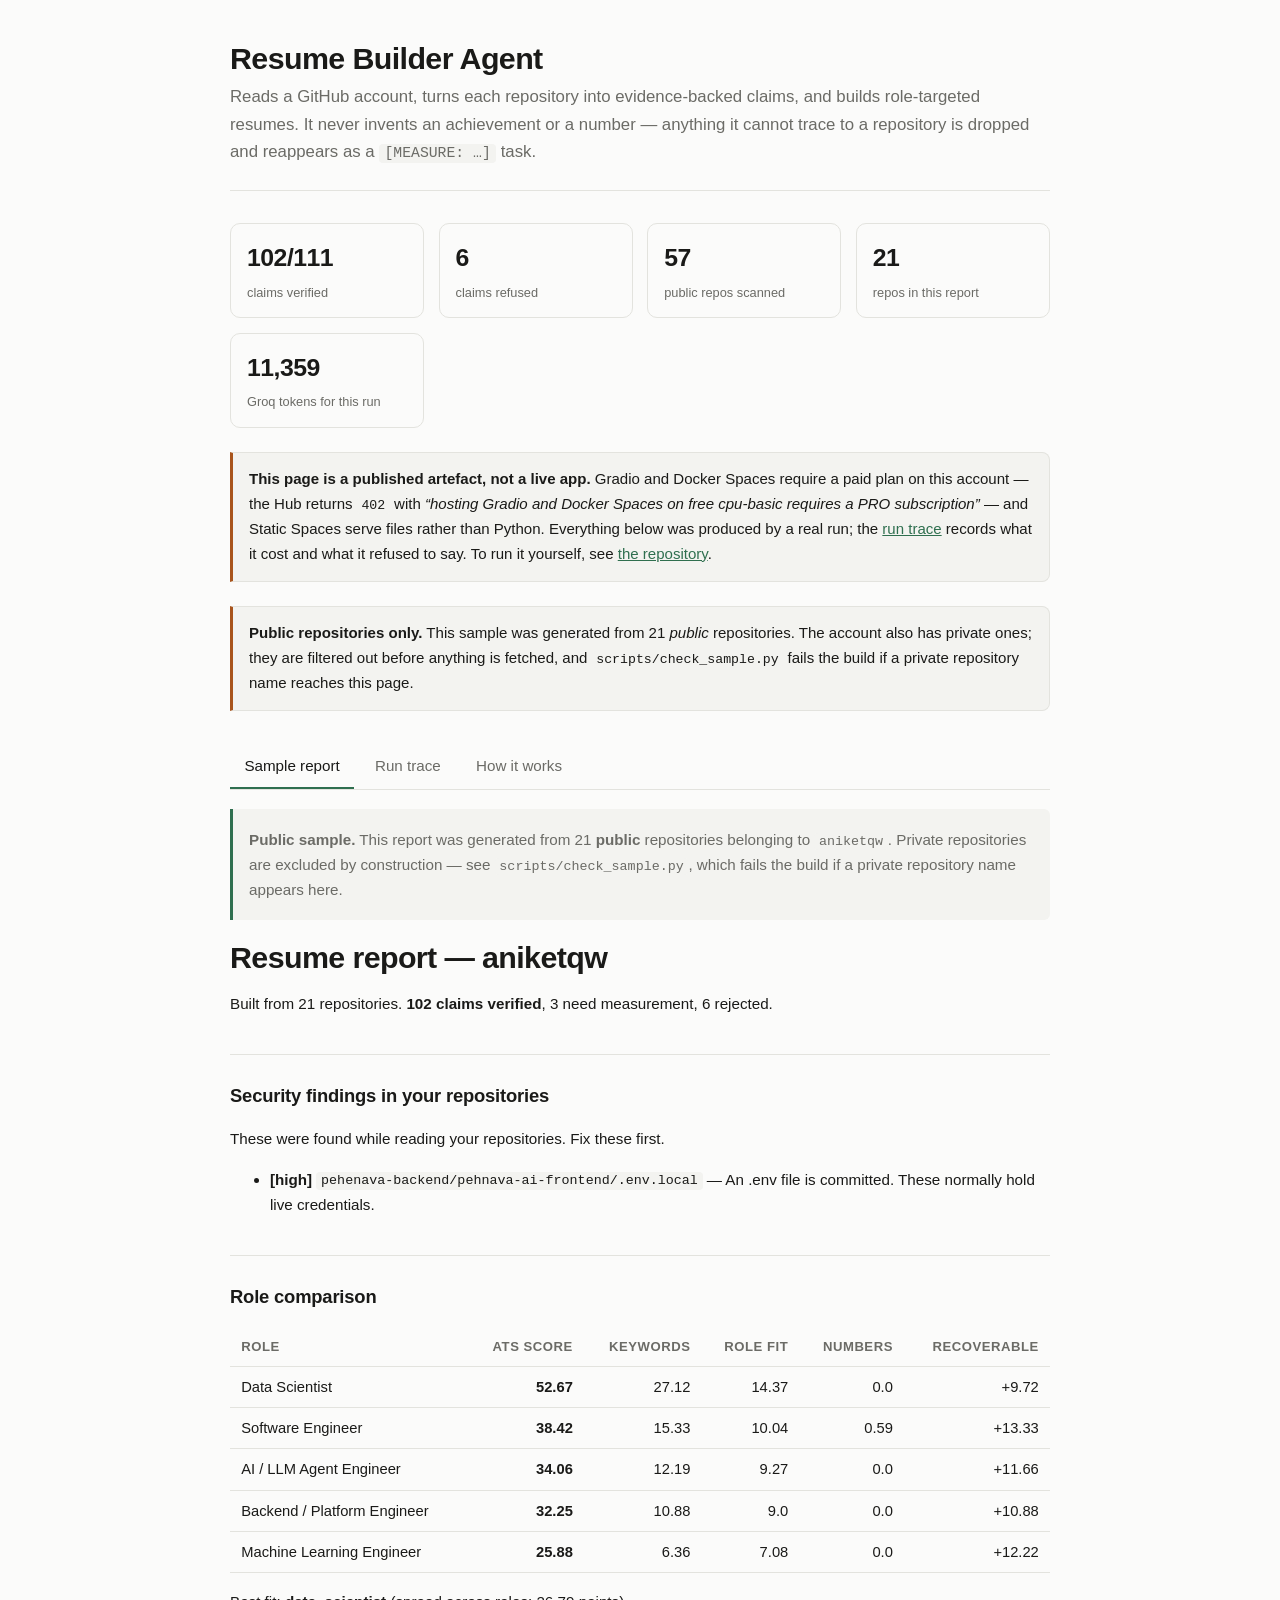
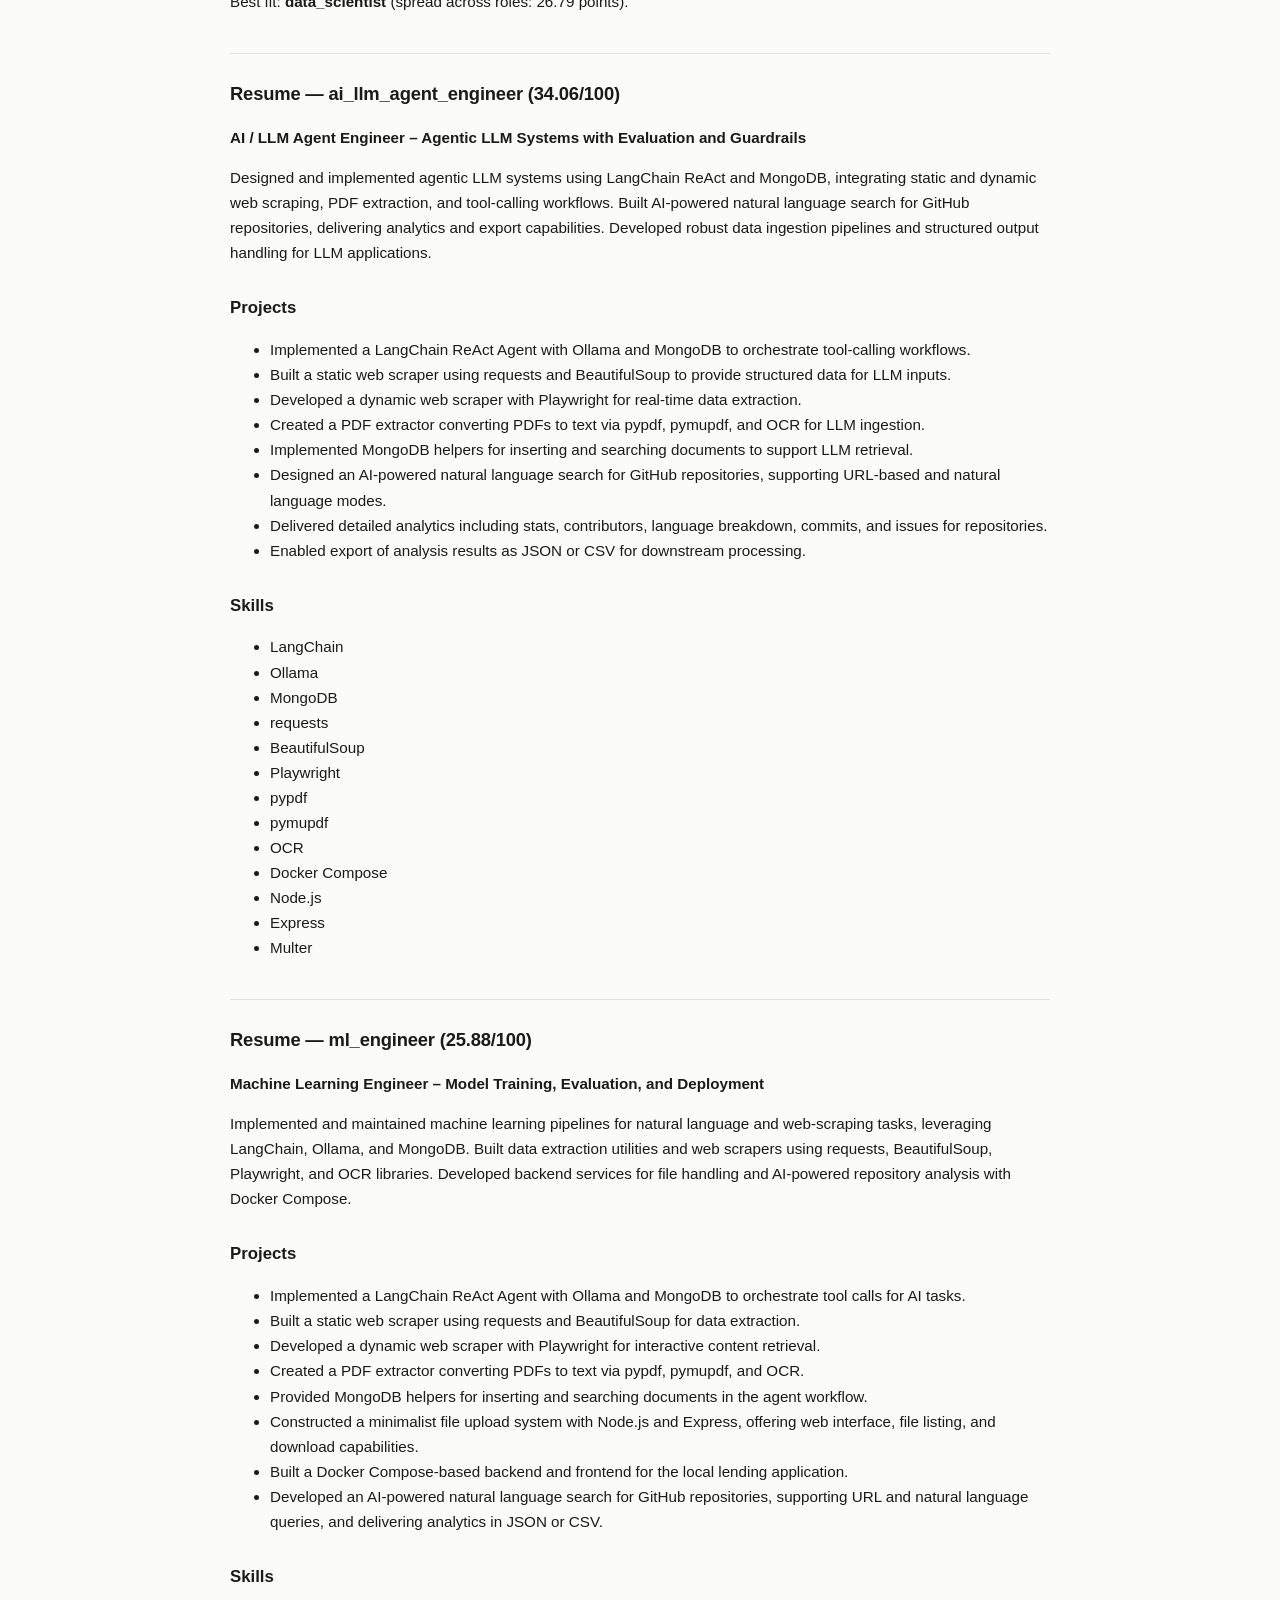
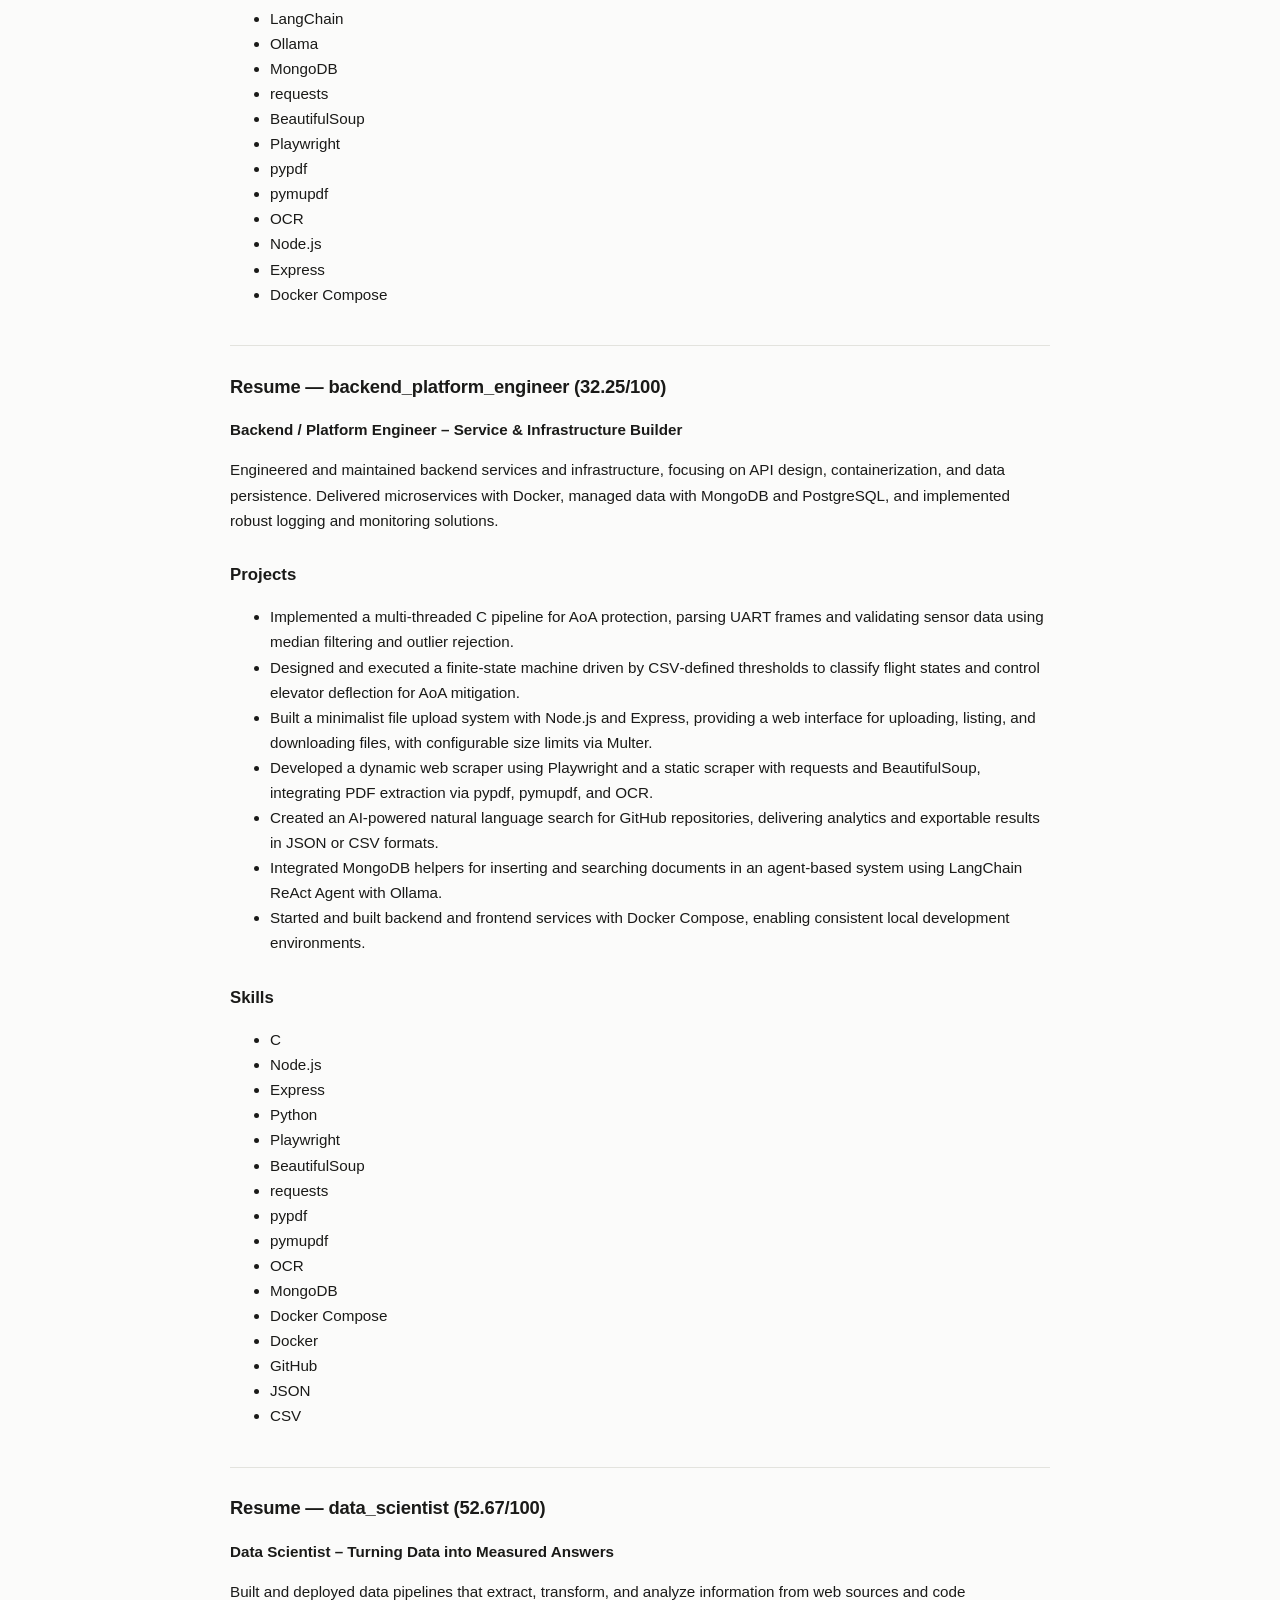
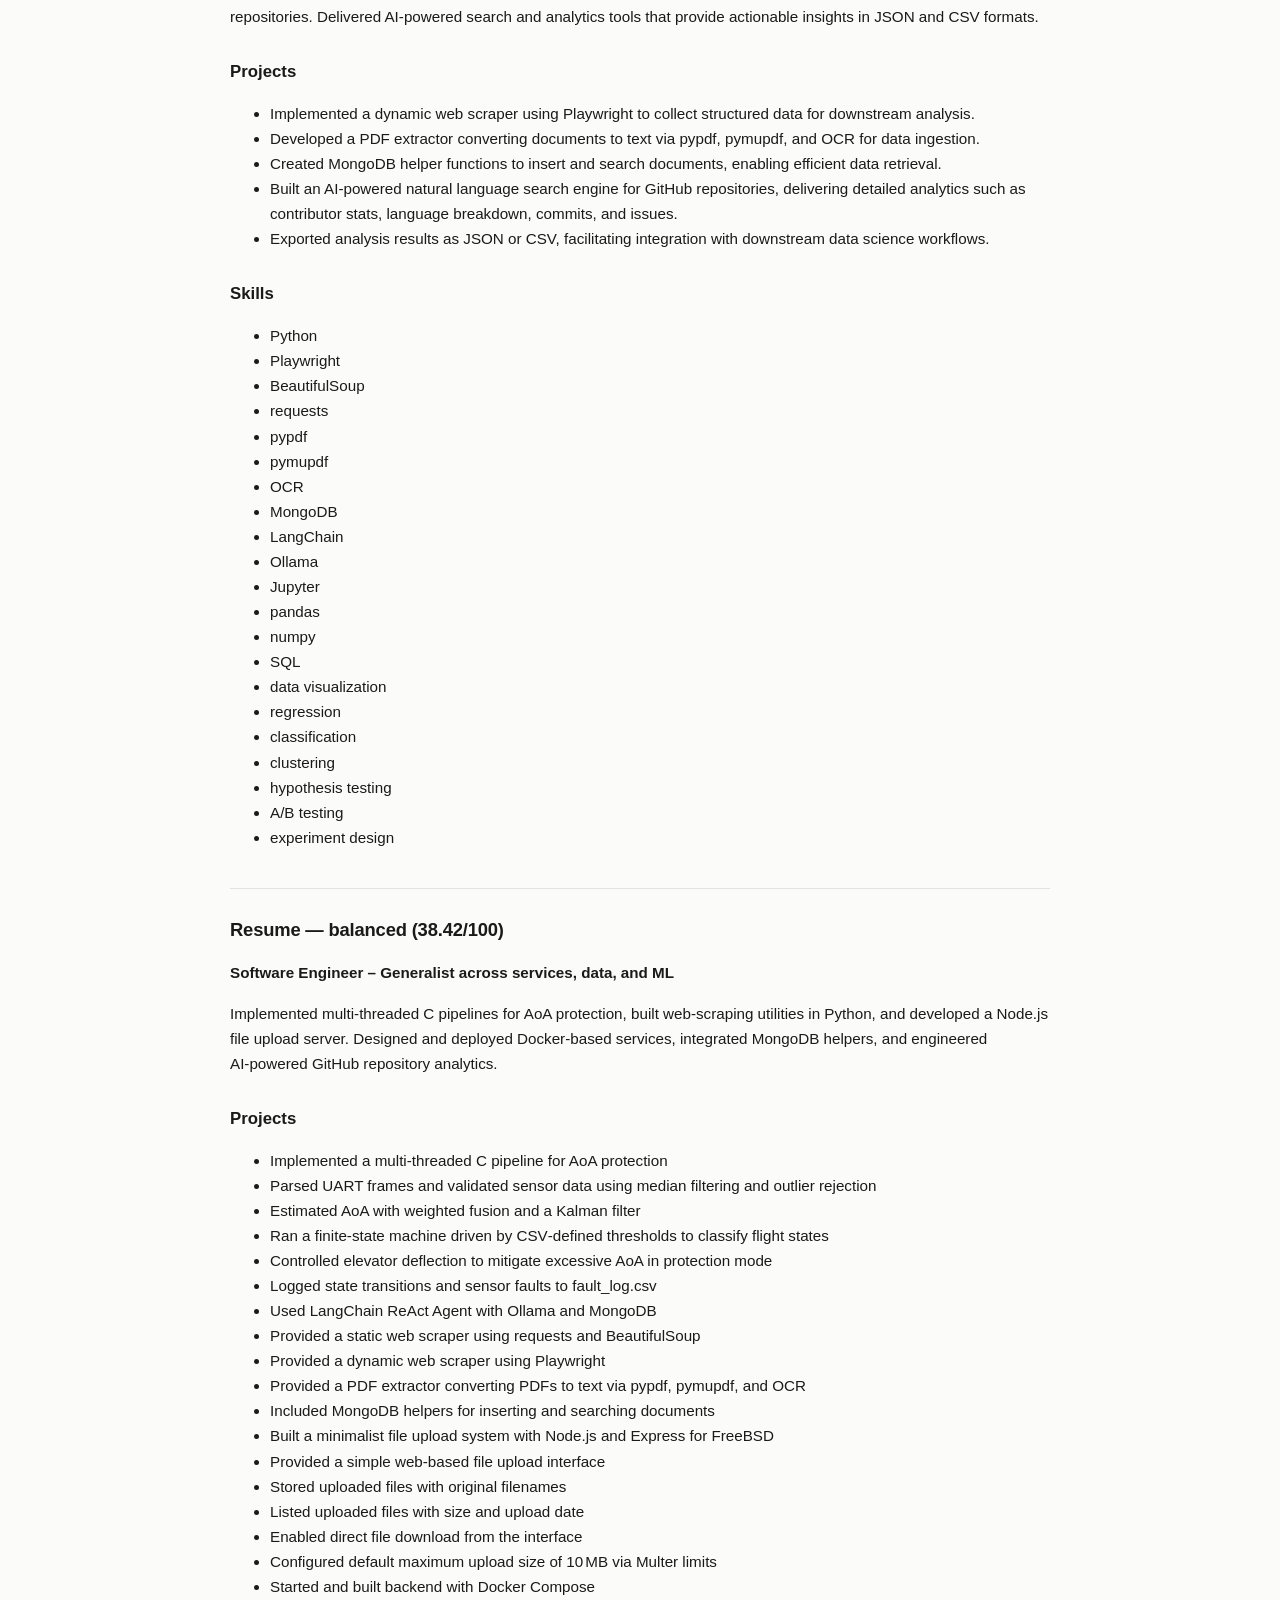
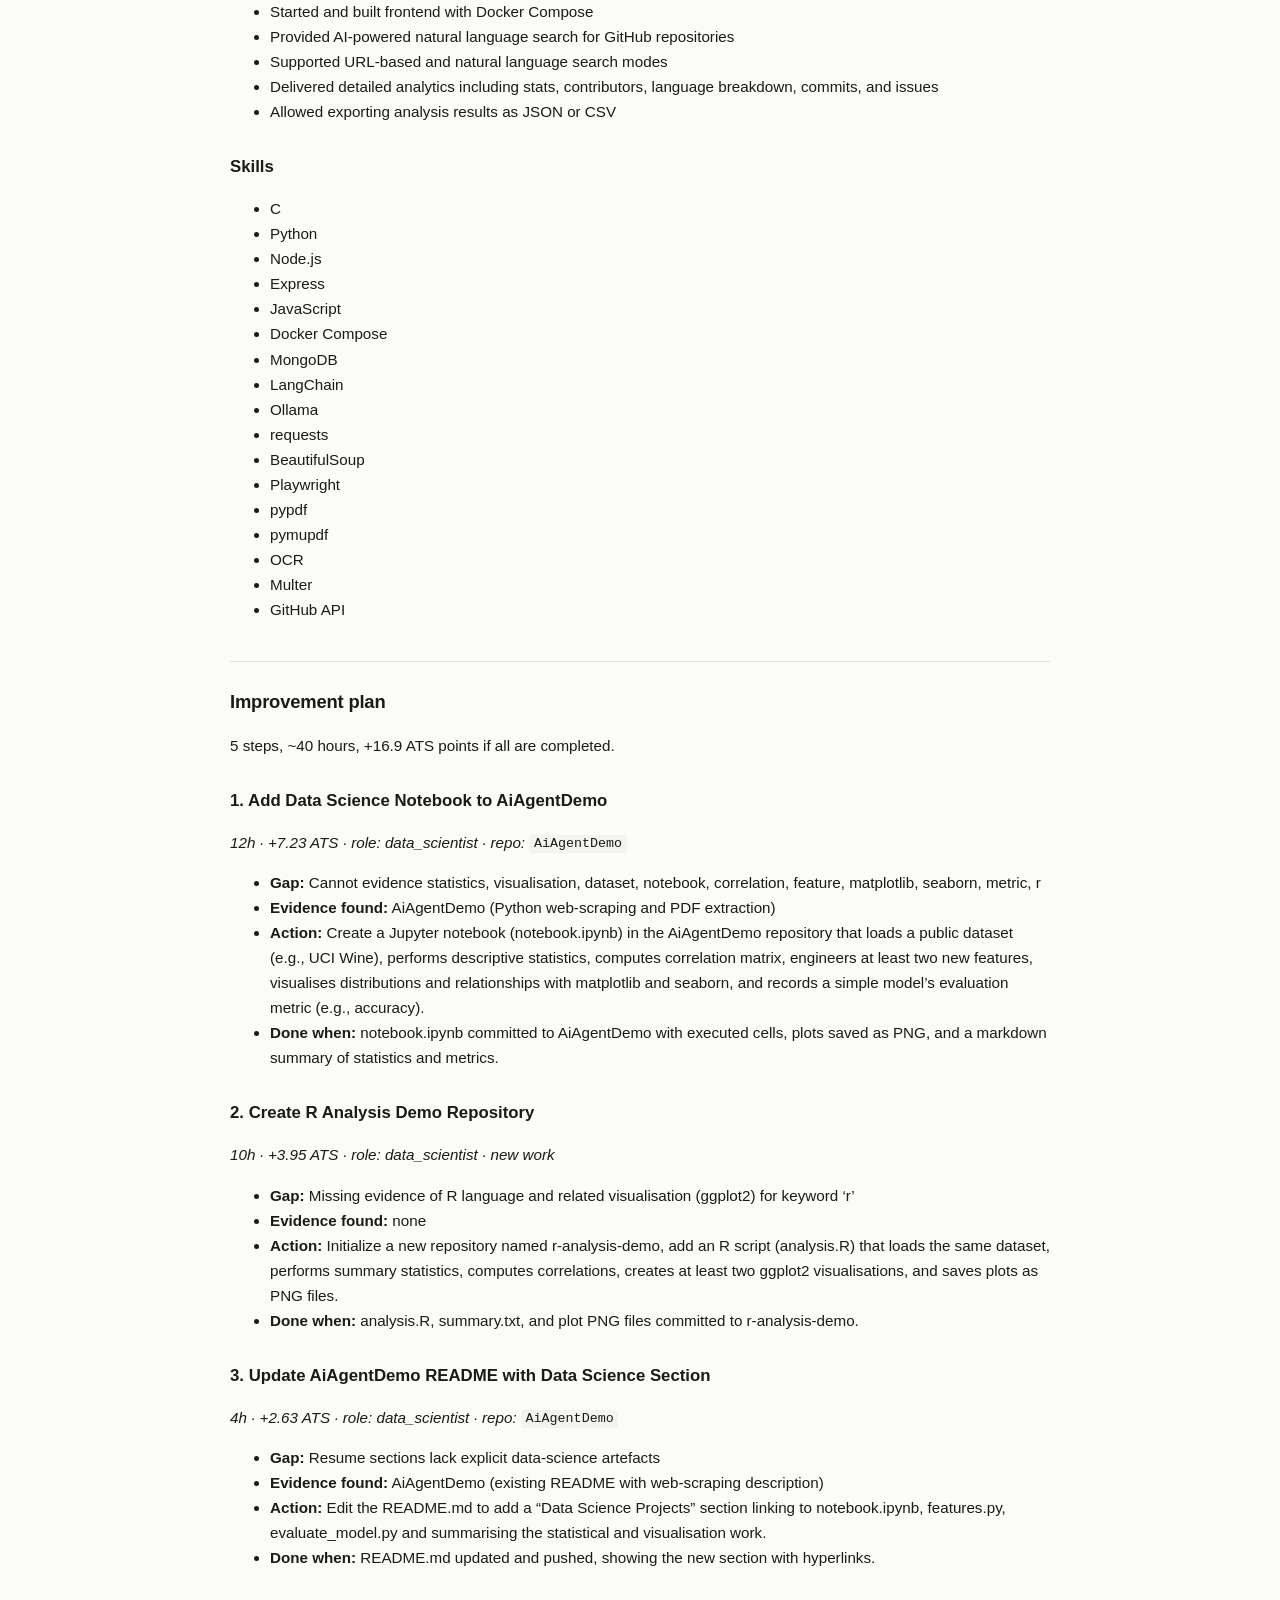
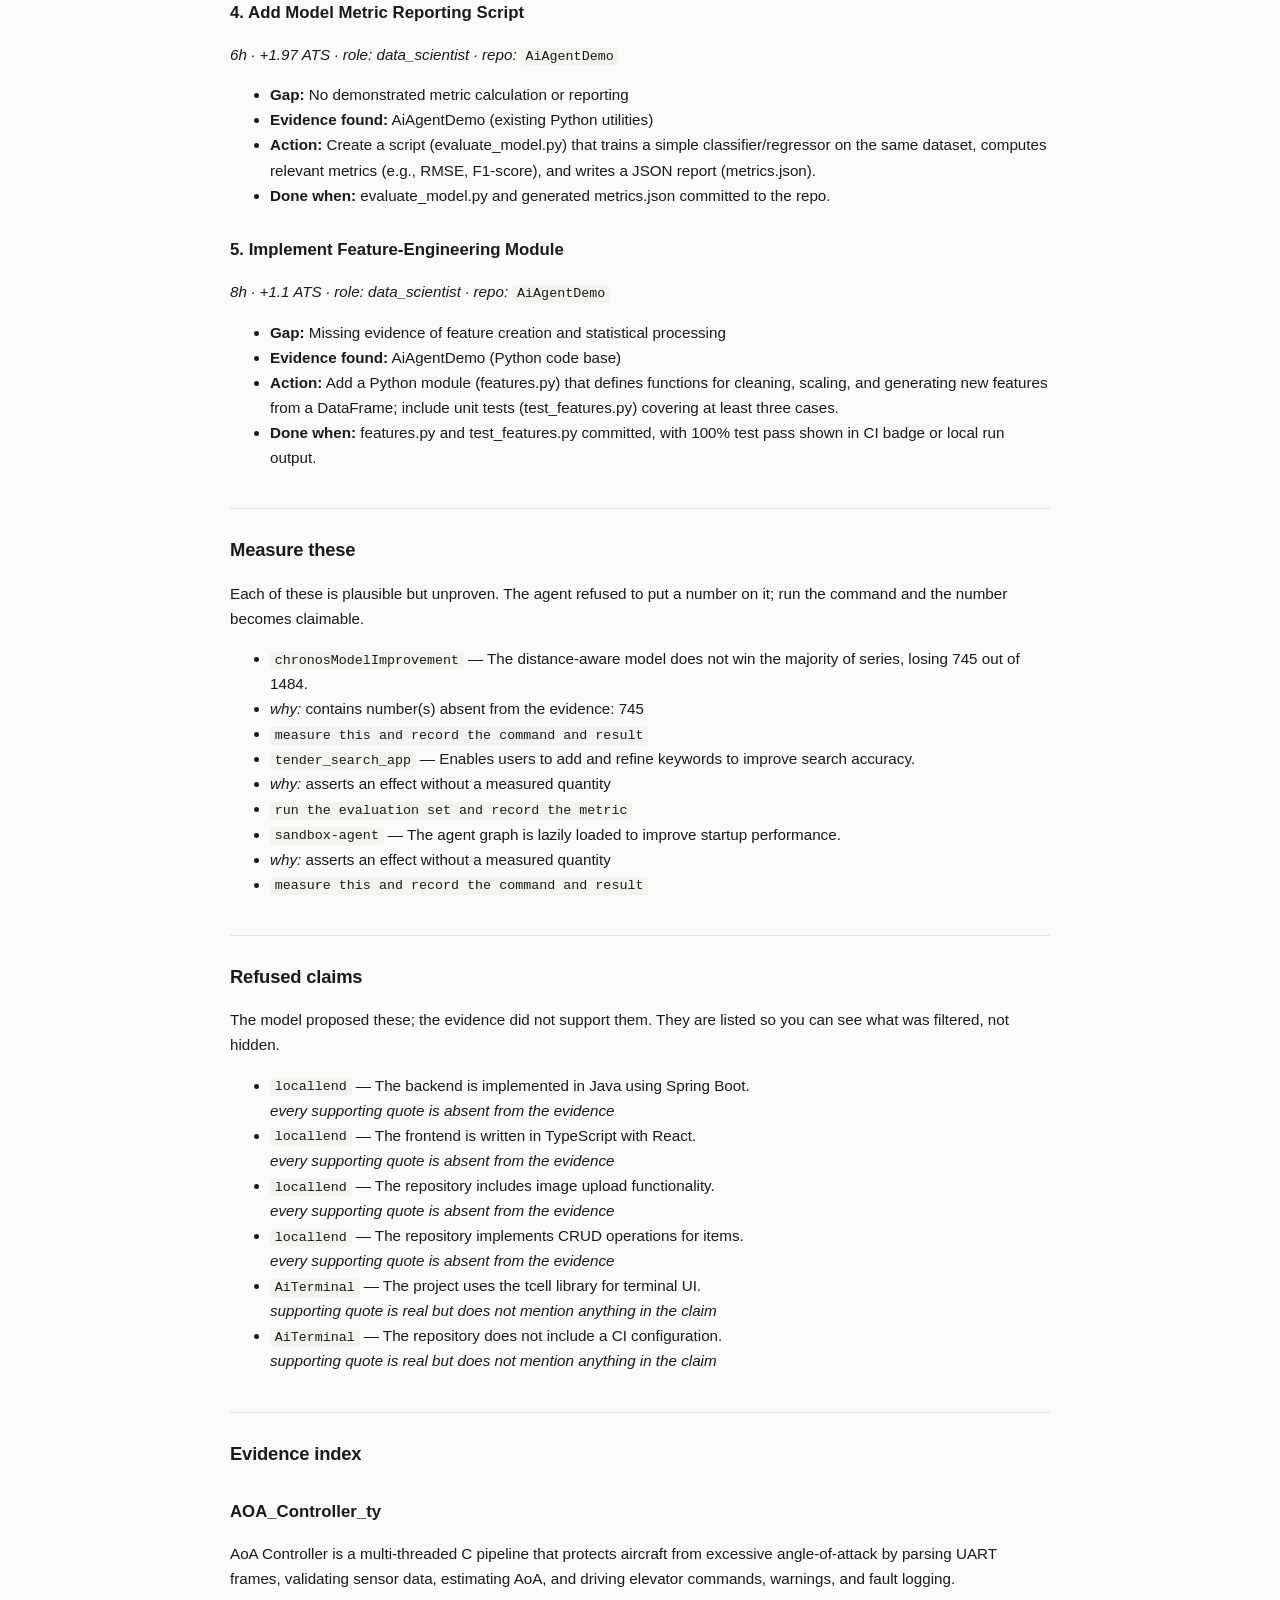
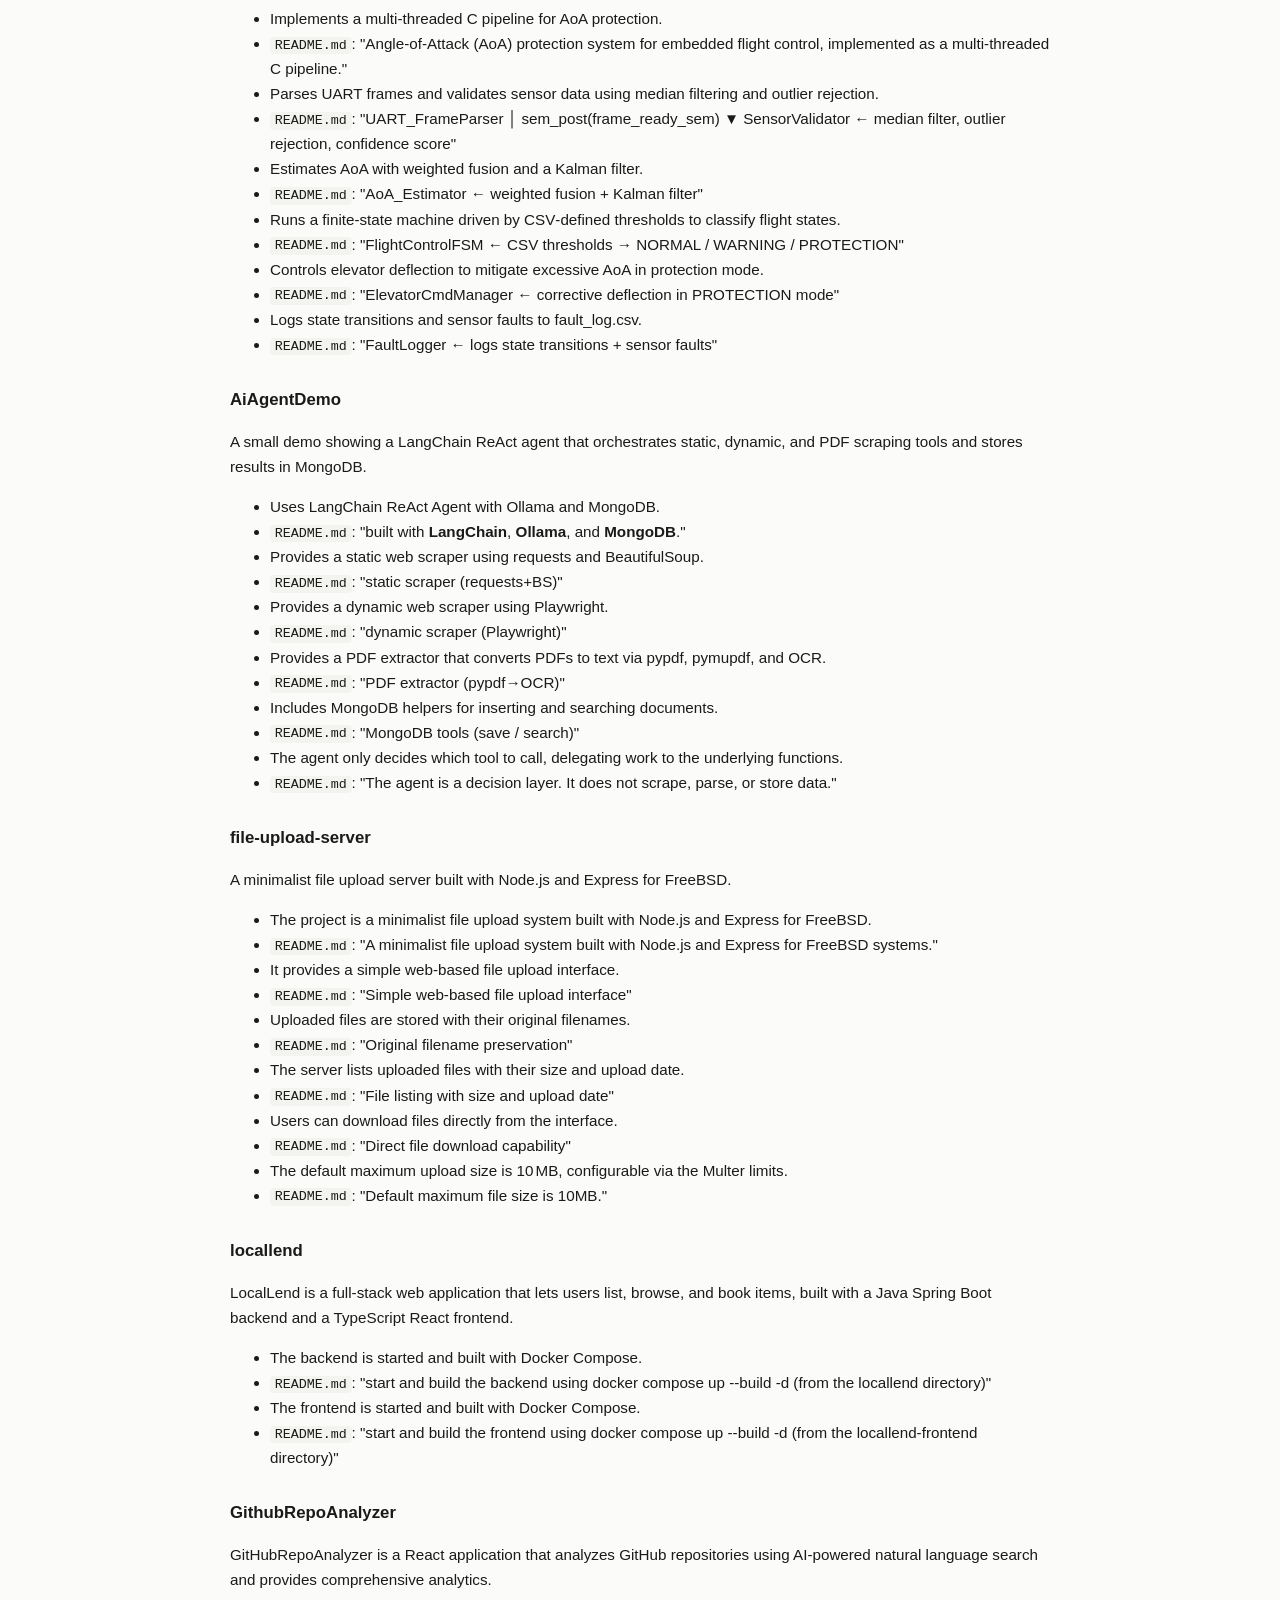
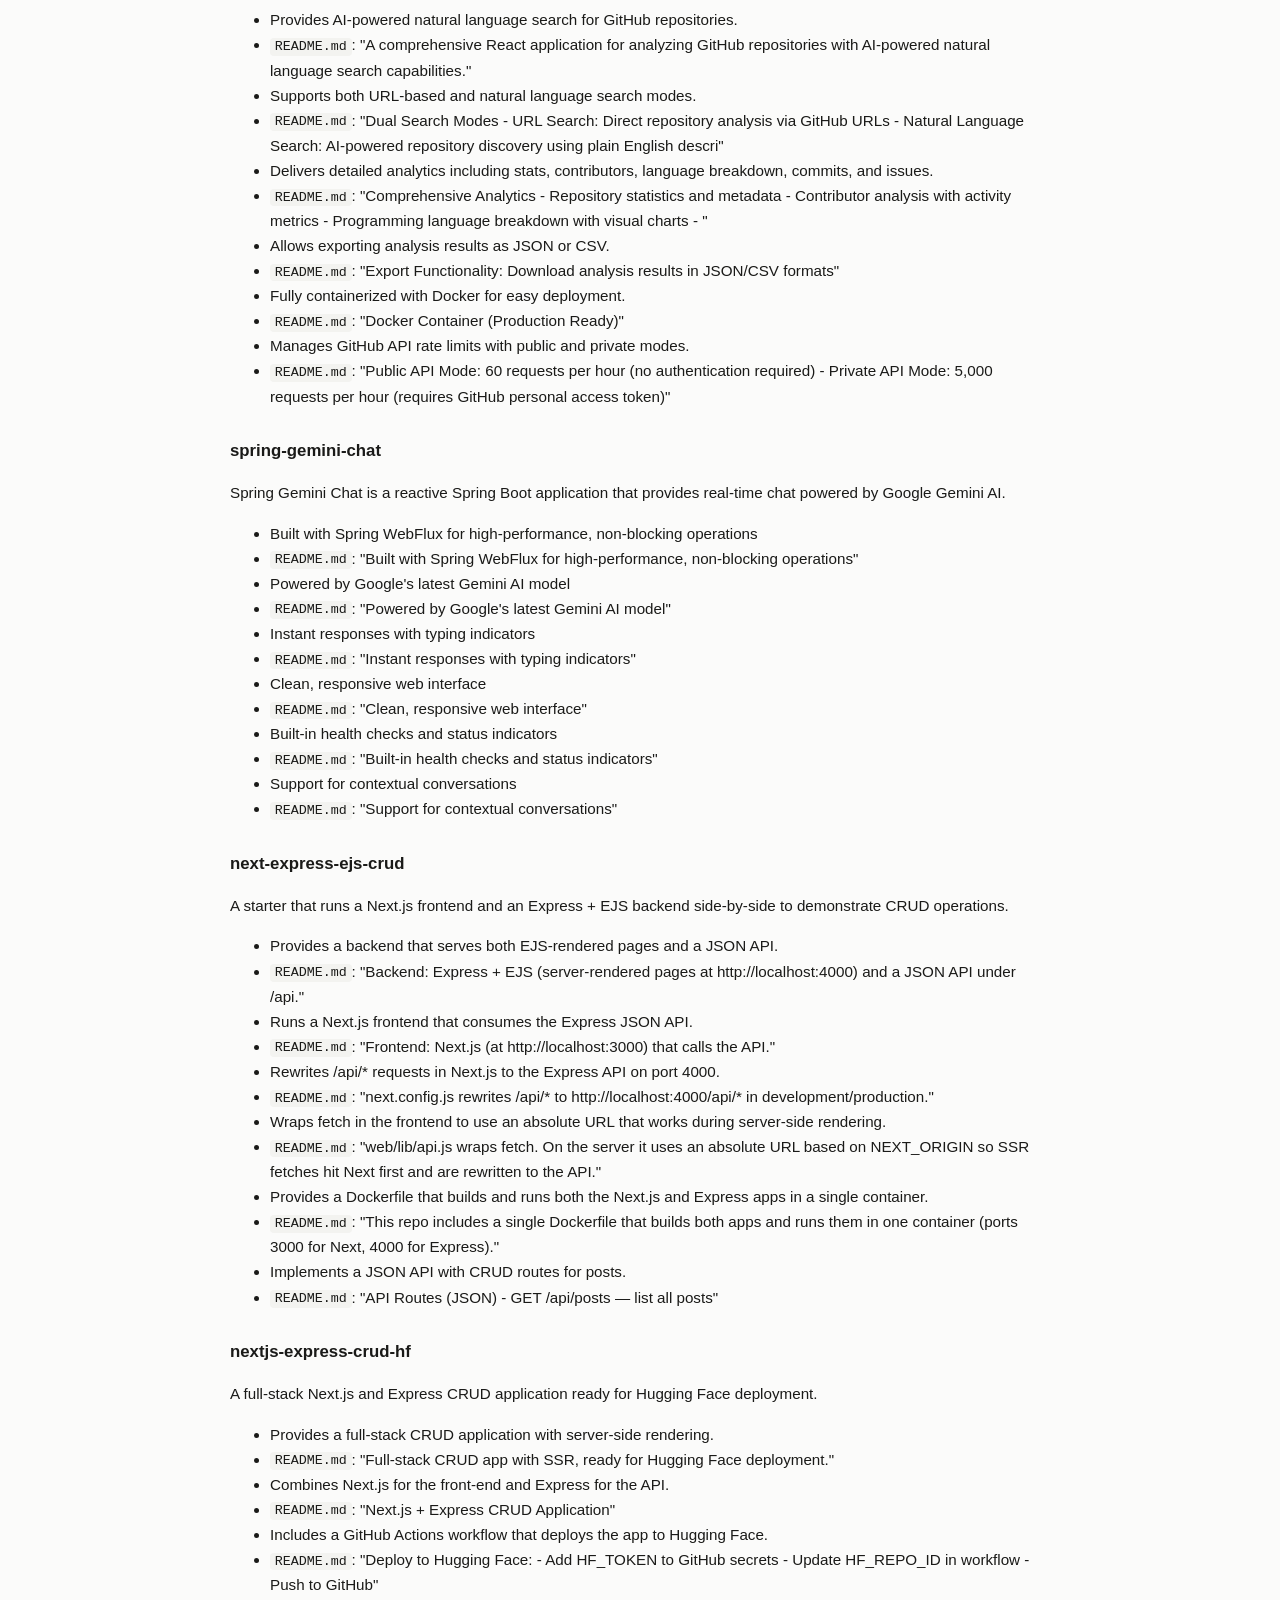
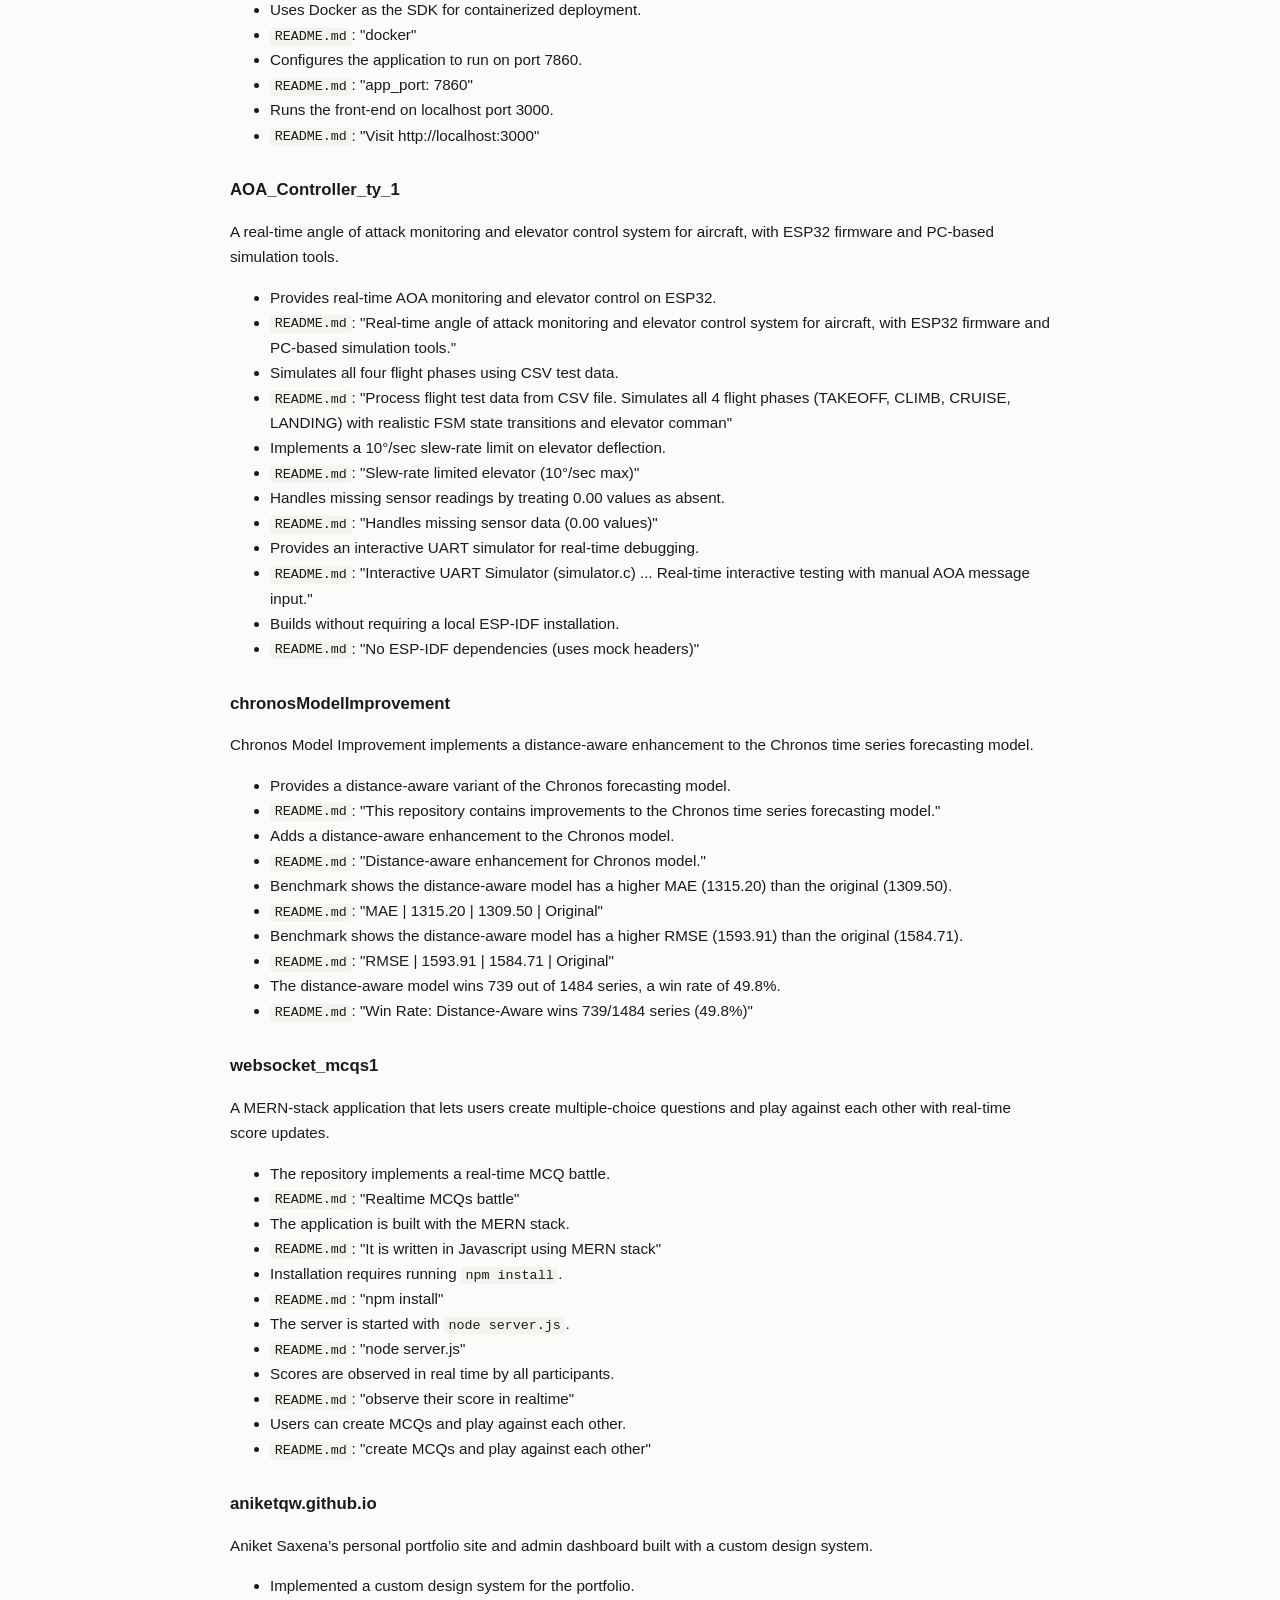
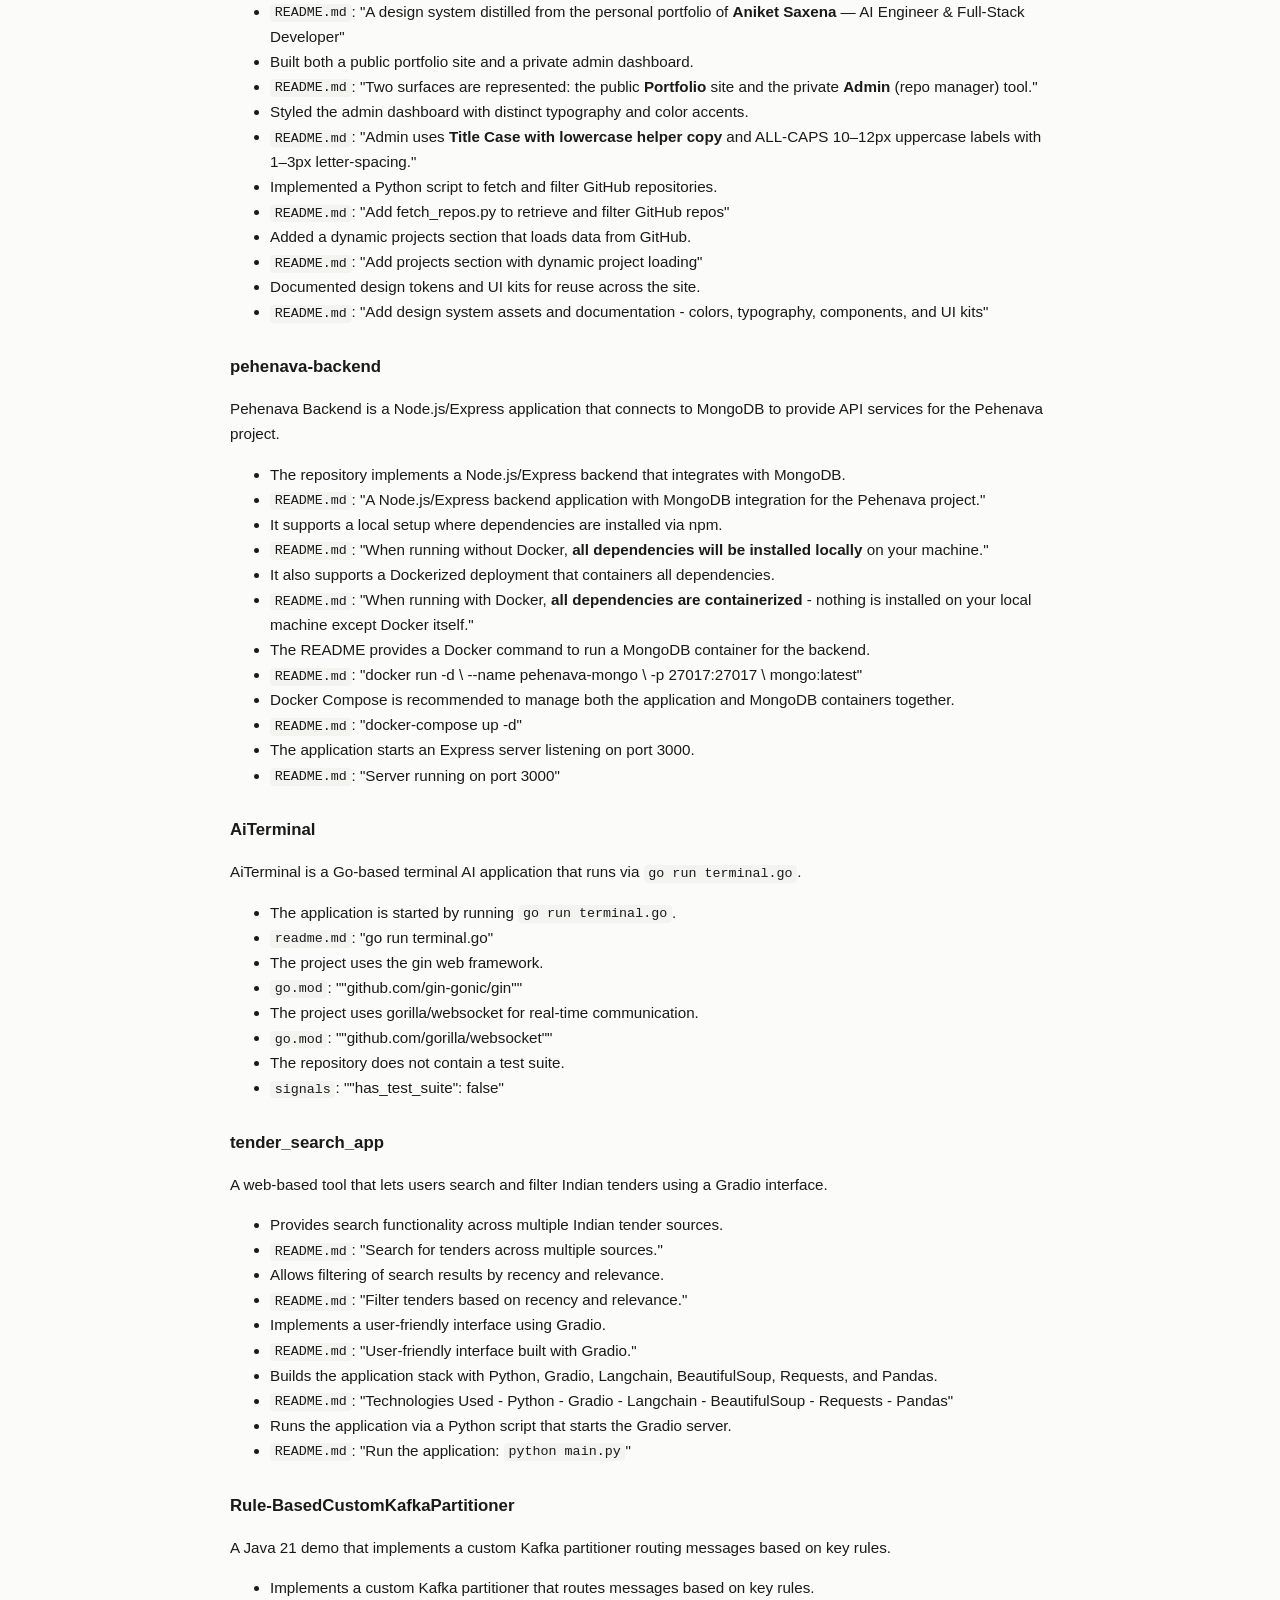
<file: space/index.html>
<!doctype html>
<html lang="en">
<head>
<meta charset="utf-8">
<meta name="viewport" content="width=device-width, initial-scale=1">
<title>Resume Builder Agent — evidence-grounded resumes from GitHub</title>
<meta name="description" content="Evidence-grounded resumes generated from GitHub repositories. Never invents an achievement or a number.">
<link rel="stylesheet" href="style.css">
</head>
<body>
<div class="wrap">
<header>
  <h1>Resume Builder Agent</h1>
  <p class="lede">Reads a GitHub account, turns each repository into
  evidence-backed claims, and builds role-targeted resumes. It never invents an
  achievement or a number &mdash; anything it cannot trace to a repository is
  dropped and reappears as a <code>[MEASURE: …]</code> task.</p>
</header>

<div class="cards"><div class="card"><div class="n">102/111</div><div class="k">claims verified</div></div><div class="card"><div class="n">6</div><div class="k">claims refused</div></div><div class="card"><div class="n">57</div><div class="k">public repos scanned</div></div><div class="card"><div class="n">21</div><div class="k">repos in this report</div></div><div class="card"><div class="n">11,359</div><div class="k">Groq tokens for this run</div></div></div>

<div class="note">
<strong>This page is a published artefact, not a live app.</strong>
Gradio and Docker Spaces require a paid plan on this account &mdash; the Hub
returns <code>402</code> with <em>&ldquo;hosting Gradio and Docker Spaces on free
cpu-basic requires a PRO subscription&rdquo;</em> &mdash; and Static Spaces serve
files rather than Python. Everything below was produced by a real run; the
<a href="#trace">run trace</a> records what it cost and what it refused to say.
To run it yourself, see
<a href="https://github.com/aniketqw/resume-builder-agent">the repository</a>.
</div>

<div class="note">
<strong>Public repositories only.</strong> This sample was generated from
21 <em>public</em> repositories. The account also has private ones; they
are filtered out before anything is fetched, and
<code>scripts/check_sample.py</code> fails the build if a private repository
name reaches this page.
</div>

<div class="tabs" role="tablist">
  <button role="tab" aria-selected="true"  aria-controls="p-report" id="t-report">Sample report</button>
  <button role="tab" aria-selected="false" aria-controls="p-trace"  id="t-trace">Run trace</button>
  <button role="tab" aria-selected="false" aria-controls="p-how"    id="t-how">How it works</button>
</div>

<section class="panel report" id="p-report" role="tabpanel" aria-labelledby="t-report">
<blockquote>
<p><strong>Public sample.</strong> This report was generated from 21 <strong>public</strong> repositories
belonging to <code>aniketqw</code>. Private repositories are excluded by construction —
see <code>scripts/check_sample.py</code>, which fails the build if a private repository
name appears here.</p>
</blockquote>
<h1 id="resume-report-aniketqw">Resume report — aniketqw</h1>
<p>Built from 21 repositories. <strong>102 claims verified</strong>, 3 need measurement, 6 rejected.</p>
<h2 id="security-findings-in-your-repositories">Security findings in your repositories</h2>
<p>These were found while reading your repositories. Fix these first.</p>
<ul>
<li><strong>[high]</strong> <code>pehenava-backend/pehnava-ai-frontend/.env.local</code> — An .env file is committed. These normally hold live credentials.</li>
</ul>
<h2 id="role-comparison">Role comparison</h2>
<div class="scroll"><table>
<thead>
<tr>
<th>Role</th>
<th style="text-align: right;">ATS score</th>
<th style="text-align: right;">Keywords</th>
<th style="text-align: right;">Role fit</th>
<th style="text-align: right;">Numbers</th>
<th style="text-align: right;">Recoverable</th>
</tr>
</thead>
<tbody>
<tr>
<td>Data Scientist</td>
<td style="text-align: right;"><strong>52.67</strong></td>
<td style="text-align: right;">27.12</td>
<td style="text-align: right;">14.37</td>
<td style="text-align: right;">0.0</td>
<td style="text-align: right;">+9.72</td>
</tr>
<tr>
<td>Software Engineer</td>
<td style="text-align: right;"><strong>38.42</strong></td>
<td style="text-align: right;">15.33</td>
<td style="text-align: right;">10.04</td>
<td style="text-align: right;">0.59</td>
<td style="text-align: right;">+13.33</td>
</tr>
<tr>
<td>AI / LLM Agent Engineer</td>
<td style="text-align: right;"><strong>34.06</strong></td>
<td style="text-align: right;">12.19</td>
<td style="text-align: right;">9.27</td>
<td style="text-align: right;">0.0</td>
<td style="text-align: right;">+11.66</td>
</tr>
<tr>
<td>Backend / Platform Engineer</td>
<td style="text-align: right;"><strong>32.25</strong></td>
<td style="text-align: right;">10.88</td>
<td style="text-align: right;">9.0</td>
<td style="text-align: right;">0.0</td>
<td style="text-align: right;">+10.88</td>
</tr>
<tr>
<td>Machine Learning Engineer</td>
<td style="text-align: right;"><strong>25.88</strong></td>
<td style="text-align: right;">6.36</td>
<td style="text-align: right;">7.08</td>
<td style="text-align: right;">0.0</td>
<td style="text-align: right;">+12.22</td>
</tr>
</tbody>
</table></div>
<p>Best fit: <strong>data_scientist</strong> (spread across roles: 26.79 points).</p>
<h2 id="resume-ai_llm_agent_engineer-3406100">Resume — ai_llm_agent_engineer (34.06/100)</h2>
<p><strong>AI / LLM Agent Engineer – Agentic LLM Systems with Evaluation and Guardrails</strong></p>
<p>Designed and implemented agentic LLM systems using LangChain ReAct and MongoDB, integrating static and dynamic web scraping, PDF extraction, and tool‑calling workflows. Built AI‑powered natural language search for GitHub repositories, delivering analytics and export capabilities. Developed robust data ingestion pipelines and structured output handling for LLM applications.</p>
<h3 id="projects">Projects</h3>
<ul>
<li>Implemented a LangChain ReAct Agent with Ollama and MongoDB to orchestrate tool‑calling workflows.</li>
<li>Built a static web scraper using requests and BeautifulSoup to provide structured data for LLM inputs.</li>
<li>Developed a dynamic web scraper with Playwright for real‑time data extraction.</li>
<li>Created a PDF extractor converting PDFs to text via pypdf, pymupdf, and OCR for LLM ingestion.</li>
<li>Implemented MongoDB helpers for inserting and searching documents to support LLM retrieval.</li>
<li>Designed an AI‑powered natural language search for GitHub repositories, supporting URL‑based and natural language modes.</li>
<li>Delivered detailed analytics including stats, contributors, language breakdown, commits, and issues for repositories.</li>
<li>Enabled export of analysis results as JSON or CSV for downstream processing.</li>
</ul>
<h3 id="skills">Skills</h3>
<ul>
<li>LangChain</li>
<li>Ollama</li>
<li>MongoDB</li>
<li>requests</li>
<li>BeautifulSoup</li>
<li>Playwright</li>
<li>pypdf</li>
<li>pymupdf</li>
<li>OCR</li>
<li>Docker Compose</li>
<li>Node.js</li>
<li>Express</li>
<li>Multer</li>
</ul>
<h2 id="resume-ml_engineer-2588100">Resume — ml_engineer (25.88/100)</h2>
<p><strong>Machine Learning Engineer – Model Training, Evaluation, and Deployment</strong></p>
<p>Implemented and maintained machine learning pipelines for natural language and web‑scraping tasks, leveraging LangChain, Ollama, and MongoDB. Built data extraction utilities and web scrapers using requests, BeautifulSoup, Playwright, and OCR libraries. Developed backend services for file handling and AI‑powered repository analysis with Docker Compose.</p>
<h3 id="projects_1">Projects</h3>
<ul>
<li>Implemented a LangChain ReAct Agent with Ollama and MongoDB to orchestrate tool calls for AI tasks.</li>
<li>Built a static web scraper using requests and BeautifulSoup for data extraction.</li>
<li>Developed a dynamic web scraper with Playwright for interactive content retrieval.</li>
<li>Created a PDF extractor converting PDFs to text via pypdf, pymupdf, and OCR.</li>
<li>Provided MongoDB helpers for inserting and searching documents in the agent workflow.</li>
<li>Constructed a minimalist file upload system with Node.js and Express, offering web interface, file listing, and download capabilities.</li>
<li>Built a Docker Compose‑based backend and frontend for the local lending application.</li>
<li>Developed an AI‑powered natural language search for GitHub repositories, supporting URL and natural language queries, and delivering analytics in JSON or CSV.</li>
</ul>
<h3 id="skills_1">Skills</h3>
<ul>
<li>LangChain</li>
<li>Ollama</li>
<li>MongoDB</li>
<li>requests</li>
<li>BeautifulSoup</li>
<li>Playwright</li>
<li>pypdf</li>
<li>pymupdf</li>
<li>OCR</li>
<li>Node.js</li>
<li>Express</li>
<li>Docker Compose</li>
</ul>
<h2 id="resume-backend_platform_engineer-3225100">Resume — backend_platform_engineer (32.25/100)</h2>
<p><strong>Backend / Platform Engineer – Service &amp; Infrastructure Builder</strong></p>
<p>Engineered and maintained backend services and infrastructure, focusing on API design, containerization, and data persistence. Delivered microservices with Docker, managed data with MongoDB and PostgreSQL, and implemented robust logging and monitoring solutions.</p>
<h3 id="projects_2">Projects</h3>
<ul>
<li>Implemented a multi-threaded C pipeline for AoA protection, parsing UART frames and validating sensor data using median filtering and outlier rejection.</li>
<li>Designed and executed a finite‑state machine driven by CSV‑defined thresholds to classify flight states and control elevator deflection for AoA mitigation.</li>
<li>Built a minimalist file upload system with Node.js and Express, providing a web interface for uploading, listing, and downloading files, with configurable size limits via Multer.</li>
<li>Developed a dynamic web scraper using Playwright and a static scraper with requests and BeautifulSoup, integrating PDF extraction via pypdf, pymupdf, and OCR.</li>
<li>Created an AI-powered natural language search for GitHub repositories, delivering analytics and exportable results in JSON or CSV formats.</li>
<li>Integrated MongoDB helpers for inserting and searching documents in an agent-based system using LangChain ReAct Agent with Ollama.</li>
<li>Started and built backend and frontend services with Docker Compose, enabling consistent local development environments.</li>
</ul>
<h3 id="skills_2">Skills</h3>
<ul>
<li>C</li>
<li>Node.js</li>
<li>Express</li>
<li>Python</li>
<li>Playwright</li>
<li>BeautifulSoup</li>
<li>requests</li>
<li>pypdf</li>
<li>pymupdf</li>
<li>OCR</li>
<li>MongoDB</li>
<li>Docker Compose</li>
<li>Docker</li>
<li>GitHub</li>
<li>JSON</li>
<li>CSV</li>
</ul>
<h2 id="resume-data_scientist-5267100">Resume — data_scientist (52.67/100)</h2>
<p><strong>Data Scientist – Turning Data into Measured Answers</strong></p>
<p>Built and deployed data pipelines that extract, transform, and analyze information from web sources and code repositories. Delivered AI‑powered search and analytics tools that provide actionable insights in JSON and CSV formats.</p>
<h3 id="projects_3">Projects</h3>
<ul>
<li>Implemented a dynamic web scraper using Playwright to collect structured data for downstream analysis.</li>
<li>Developed a PDF extractor converting documents to text via pypdf, pymupdf, and OCR for data ingestion.</li>
<li>Created MongoDB helper functions to insert and search documents, enabling efficient data retrieval.</li>
<li>Built an AI‑powered natural language search engine for GitHub repositories, delivering detailed analytics such as contributor stats, language breakdown, commits, and issues.</li>
<li>Exported analysis results as JSON or CSV, facilitating integration with downstream data science workflows.</li>
</ul>
<h3 id="skills_3">Skills</h3>
<ul>
<li>Python</li>
<li>Playwright</li>
<li>BeautifulSoup</li>
<li>requests</li>
<li>pypdf</li>
<li>pymupdf</li>
<li>OCR</li>
<li>MongoDB</li>
<li>LangChain</li>
<li>Ollama</li>
<li>Jupyter</li>
<li>pandas</li>
<li>numpy</li>
<li>SQL</li>
<li>data visualization</li>
<li>regression</li>
<li>classification</li>
<li>clustering</li>
<li>hypothesis testing</li>
<li>A/B testing</li>
<li>experiment design</li>
</ul>
<h2 id="resume-balanced-3842100">Resume — balanced (38.42/100)</h2>
<p><strong>Software Engineer – Generalist across services, data, and ML</strong></p>
<p>Implemented multi‑threaded C pipelines for AoA protection, built web‑scraping utilities in Python, and developed a Node.js file upload server. Designed and deployed Docker‑based services, integrated MongoDB helpers, and engineered AI‑powered GitHub repository analytics.</p>
<h3 id="projects_4">Projects</h3>
<ul>
<li>Implemented a multi‑threaded C pipeline for AoA protection</li>
<li>Parsed UART frames and validated sensor data using median filtering and outlier rejection</li>
<li>Estimated AoA with weighted fusion and a Kalman filter</li>
<li>Ran a finite‑state machine driven by CSV‑defined thresholds to classify flight states</li>
<li>Controlled elevator deflection to mitigate excessive AoA in protection mode</li>
<li>Logged state transitions and sensor faults to fault_log.csv</li>
<li>Used LangChain ReAct Agent with Ollama and MongoDB</li>
<li>Provided a static web scraper using requests and BeautifulSoup</li>
<li>Provided a dynamic web scraper using Playwright</li>
<li>Provided a PDF extractor converting PDFs to text via pypdf, pymupdf, and OCR</li>
<li>Included MongoDB helpers for inserting and searching documents</li>
<li>Built a minimalist file upload system with Node.js and Express for FreeBSD</li>
<li>Provided a simple web‑based file upload interface</li>
<li>Stored uploaded files with original filenames</li>
<li>Listed uploaded files with size and upload date</li>
<li>Enabled direct file download from the interface</li>
<li>Configured default maximum upload size of 10 MB via Multer limits</li>
<li>Started and built backend with Docker Compose</li>
<li>Started and built frontend with Docker Compose</li>
<li>Provided AI‑powered natural language search for GitHub repositories</li>
<li>Supported URL‑based and natural language search modes</li>
<li>Delivered detailed analytics including stats, contributors, language breakdown, commits, and issues</li>
<li>Allowed exporting analysis results as JSON or CSV</li>
</ul>
<h3 id="skills_4">Skills</h3>
<ul>
<li>C</li>
<li>Python</li>
<li>Node.js</li>
<li>Express</li>
<li>JavaScript</li>
<li>Docker Compose</li>
<li>MongoDB</li>
<li>LangChain</li>
<li>Ollama</li>
<li>requests</li>
<li>BeautifulSoup</li>
<li>Playwright</li>
<li>pypdf</li>
<li>pymupdf</li>
<li>OCR</li>
<li>Multer</li>
<li>GitHub API</li>
</ul>
<h2 id="improvement-plan">Improvement plan</h2>
<p>5 steps, ~40 hours, +16.9 ATS points if all are completed.</p>
<h3 id="1-add-data-science-notebook-to-aiagentdemo">1. Add Data Science Notebook to AiAgentDemo</h3>
<p><em>12h · +7.23 ATS · role: data_scientist · repo: <code>AiAgentDemo</code></em></p>
<ul>
<li><strong>Gap:</strong> Cannot evidence statistics, visualisation, dataset, notebook, correlation, feature, matplotlib, seaborn, metric, r</li>
<li><strong>Evidence found:</strong> AiAgentDemo (Python web‑scraping and PDF extraction)</li>
<li><strong>Action:</strong> Create a Jupyter notebook (notebook.ipynb) in the AiAgentDemo repository that loads a public dataset (e.g., UCI Wine), performs descriptive statistics, computes correlation matrix, engineers at least two new features, visualises distributions and relationships with matplotlib and seaborn, and records a simple model’s evaluation metric (e.g., accuracy).</li>
<li><strong>Done when:</strong> notebook.ipynb committed to AiAgentDemo with executed cells, plots saved as PNG, and a markdown summary of statistics and metrics.</li>
</ul>
<h3 id="2-create-r-analysis-demo-repository">2. Create R Analysis Demo Repository</h3>
<p><em>10h · +3.95 ATS · role: data_scientist · new work</em></p>
<ul>
<li><strong>Gap:</strong> Missing evidence of R language and related visualisation (ggplot2) for keyword ‘r’</li>
<li><strong>Evidence found:</strong> none</li>
<li><strong>Action:</strong> Initialize a new repository named r-analysis-demo, add an R script (analysis.R) that loads the same dataset, performs summary statistics, computes correlations, creates at least two ggplot2 visualisations, and saves plots as PNG files.</li>
<li><strong>Done when:</strong> analysis.R, summary.txt, and plot PNG files committed to r-analysis-demo.</li>
</ul>
<h3 id="3-update-aiagentdemo-readme-with-data-science-section">3. Update AiAgentDemo README with Data Science Section</h3>
<p><em>4h · +2.63 ATS · role: data_scientist · repo: <code>AiAgentDemo</code></em></p>
<ul>
<li><strong>Gap:</strong> Resume sections lack explicit data‑science artefacts</li>
<li><strong>Evidence found:</strong> AiAgentDemo (existing README with web‑scraping description)</li>
<li><strong>Action:</strong> Edit the README.md to add a “Data Science Projects” section linking to notebook.ipynb, features.py, evaluate_model.py and summarising the statistical and visualisation work.</li>
<li><strong>Done when:</strong> README.md updated and pushed, showing the new section with hyperlinks.</li>
</ul>
<h3 id="4-add-model-metric-reporting-script">4. Add Model Metric Reporting Script</h3>
<p><em>6h · +1.97 ATS · role: data_scientist · repo: <code>AiAgentDemo</code></em></p>
<ul>
<li><strong>Gap:</strong> No demonstrated metric calculation or reporting</li>
<li><strong>Evidence found:</strong> AiAgentDemo (existing Python utilities)</li>
<li><strong>Action:</strong> Create a script (evaluate_model.py) that trains a simple classifier/regressor on the same dataset, computes relevant metrics (e.g., RMSE, F1‑score), and writes a JSON report (metrics.json).</li>
<li><strong>Done when:</strong> evaluate_model.py and generated metrics.json committed to the repo.</li>
</ul>
<h3 id="5-implement-featureengineering-module">5. Implement Feature‑Engineering Module</h3>
<p><em>8h · +1.1 ATS · role: data_scientist · repo: <code>AiAgentDemo</code></em></p>
<ul>
<li><strong>Gap:</strong> Missing evidence of feature creation and statistical processing</li>
<li><strong>Evidence found:</strong> AiAgentDemo (Python code base)</li>
<li><strong>Action:</strong> Add a Python module (features.py) that defines functions for cleaning, scaling, and generating new features from a DataFrame; include unit tests (test_features.py) covering at least three cases.</li>
<li><strong>Done when:</strong> features.py and test_features.py committed, with 100% test pass shown in CI badge or local run output.</li>
</ul>
<h2 id="measure-these">Measure these</h2>
<p>Each of these is plausible but unproven. The agent refused to put a number on it; run the command and the number becomes claimable.</p>
<ul>
<li><code>chronosModelImprovement</code> — The distance‑aware model does not win the majority of series, losing 745 out of 1484.</li>
<li><em>why:</em> contains number(s) absent from the evidence: 745</li>
<li><strong><code>measure this and record the command and result</code></strong></li>
<li><code>tender_search_app</code> — Enables users to add and refine keywords to improve search accuracy.</li>
<li><em>why:</em> asserts an effect without a measured quantity</li>
<li><strong><code>run the evaluation set and record the metric</code></strong></li>
<li><code>sandbox-agent</code> — The agent graph is lazily loaded to improve startup performance.</li>
<li><em>why:</em> asserts an effect without a measured quantity</li>
<li><strong><code>measure this and record the command and result</code></strong></li>
</ul>
<h2 id="refused-claims">Refused claims</h2>
<p>The model proposed these; the evidence did not support them. They are listed so you can see what was filtered, not hidden.</p>
<ul>
<li><code>locallend</code> — The backend is implemented in Java using Spring Boot.<br />
<em>every supporting quote is absent from the evidence</em></li>
<li><code>locallend</code> — The frontend is written in TypeScript with React.<br />
<em>every supporting quote is absent from the evidence</em></li>
<li><code>locallend</code> — The repository includes image upload functionality.<br />
<em>every supporting quote is absent from the evidence</em></li>
<li><code>locallend</code> — The repository implements CRUD operations for items.<br />
<em>every supporting quote is absent from the evidence</em></li>
<li><code>AiTerminal</code> — The project uses the tcell library for terminal UI.<br />
<em>supporting quote is real but does not mention anything in the claim</em></li>
<li><code>AiTerminal</code> — The repository does not include a CI configuration.<br />
<em>supporting quote is real but does not mention anything in the claim</em></li>
</ul>
<h2 id="evidence-index">Evidence index</h2>
<h3 id="aoa_controller_ty">AOA_Controller_ty</h3>
<p>AoA Controller is a multi-threaded C pipeline that protects aircraft from excessive angle‑of‑attack by parsing UART frames, validating sensor data, estimating AoA, and driving elevator commands, warnings, and fault logging.</p>
<ul>
<li>Implements a multi-threaded C pipeline for AoA protection.</li>
<li><code>README.md</code>: "Angle-of-Attack (AoA) protection system for embedded flight control, implemented as a multi-threaded C pipeline."</li>
<li>Parses UART frames and validates sensor data using median filtering and outlier rejection.</li>
<li><code>README.md</code>: "UART_FrameParser       │  sem_post(frame_ready_sem)       ▼ SensorValidator        ← median filter, outlier rejection, confidence score"</li>
<li>Estimates AoA with weighted fusion and a Kalman filter.</li>
<li><code>README.md</code>: "AoA_Estimator          ← weighted fusion + Kalman filter"</li>
<li>Runs a finite‑state machine driven by CSV‑defined thresholds to classify flight states.</li>
<li><code>README.md</code>: "FlightControlFSM       ← CSV thresholds → NORMAL / WARNING / PROTECTION"</li>
<li>Controls elevator deflection to mitigate excessive AoA in protection mode.</li>
<li><code>README.md</code>: "ElevatorCmdManager   ← corrective deflection in PROTECTION mode"</li>
<li>Logs state transitions and sensor faults to fault_log.csv.</li>
<li><code>README.md</code>: "FaultLogger          ← logs state transitions + sensor faults"</li>
</ul>
<h3 id="aiagentdemo">AiAgentDemo</h3>
<p>A small demo showing a LangChain ReAct agent that orchestrates static, dynamic, and PDF scraping tools and stores results in MongoDB.</p>
<ul>
<li>Uses LangChain ReAct Agent with Ollama and MongoDB.</li>
<li><code>README.md</code>: "built with <strong>LangChain</strong>, <strong>Ollama</strong>, and <strong>MongoDB</strong>."</li>
<li>Provides a static web scraper using requests and BeautifulSoup.</li>
<li><code>README.md</code>: "static scraper (requests+BS)"</li>
<li>Provides a dynamic web scraper using Playwright.</li>
<li><code>README.md</code>: "dynamic scraper (Playwright)"</li>
<li>Provides a PDF extractor that converts PDFs to text via pypdf, pymupdf, and OCR.</li>
<li><code>README.md</code>: "PDF extractor (pypdf→OCR)"</li>
<li>Includes MongoDB helpers for inserting and searching documents.</li>
<li><code>README.md</code>: "MongoDB tools (save / search)"</li>
<li>The agent only decides which tool to call, delegating work to the underlying functions.</li>
<li><code>README.md</code>: "The agent is a decision layer. It does not scrape, parse, or store data."</li>
</ul>
<h3 id="file-upload-server">file-upload-server</h3>
<p>A minimalist file upload server built with Node.js and Express for FreeBSD.</p>
<ul>
<li>The project is a minimalist file upload system built with Node.js and Express for FreeBSD.</li>
<li><code>README.md</code>: "A minimalist file upload system built with Node.js and Express for FreeBSD systems."</li>
<li>It provides a simple web-based file upload interface.</li>
<li><code>README.md</code>: "Simple web-based file upload interface"</li>
<li>Uploaded files are stored with their original filenames.</li>
<li><code>README.md</code>: "Original filename preservation"</li>
<li>The server lists uploaded files with their size and upload date.</li>
<li><code>README.md</code>: "File listing with size and upload date"</li>
<li>Users can download files directly from the interface.</li>
<li><code>README.md</code>: "Direct file download capability"</li>
<li>The default maximum upload size is 10 MB, configurable via the Multer limits.</li>
<li><code>README.md</code>: "Default maximum file size is 10MB."</li>
</ul>
<h3 id="locallend">locallend</h3>
<p>LocalLend is a full‑stack web application that lets users list, browse, and book items, built with a Java Spring Boot backend and a TypeScript React frontend.</p>
<ul>
<li>The backend is started and built with Docker Compose.</li>
<li><code>README.md</code>: "start and build the backend using docker compose up --build -d (from the locallend directory)"</li>
<li>The frontend is started and built with Docker Compose.</li>
<li><code>README.md</code>: "start and build the frontend using  docker compose up --build -d (from the locallend-frontend directory)"</li>
</ul>
<h3 id="githubrepoanalyzer">GithubRepoAnalyzer</h3>
<p>GitHubRepoAnalyzer is a React application that analyzes GitHub repositories using AI-powered natural language search and provides comprehensive analytics.</p>
<ul>
<li>Provides AI‑powered natural language search for GitHub repositories.</li>
<li><code>README.md</code>: "A comprehensive React application for analyzing GitHub repositories with AI-powered natural language search capabilities."</li>
<li>Supports both URL-based and natural language search modes.</li>
<li><code>README.md</code>: "Dual Search Modes - URL Search: Direct repository analysis via GitHub URLs - Natural Language Search: AI-powered repository discovery using plain English descri"</li>
<li>Delivers detailed analytics including stats, contributors, language breakdown, commits, and issues.</li>
<li><code>README.md</code>: "Comprehensive Analytics - Repository statistics and metadata - Contributor analysis with activity metrics - Programming language breakdown with visual charts - "</li>
<li>Allows exporting analysis results as JSON or CSV.</li>
<li><code>README.md</code>: "Export Functionality: Download analysis results in JSON/CSV formats"</li>
<li>Fully containerized with Docker for easy deployment.</li>
<li><code>README.md</code>: "Docker Container (Production Ready)"</li>
<li>Manages GitHub API rate limits with public and private modes.</li>
<li><code>README.md</code>: "Public API Mode: 60 requests per hour (no authentication required) - Private API Mode: 5,000 requests per hour (requires GitHub personal access token)"</li>
</ul>
<h3 id="spring-gemini-chat">spring-gemini-chat</h3>
<p>Spring Gemini Chat is a reactive Spring Boot application that provides real‑time chat powered by Google Gemini AI.</p>
<ul>
<li>Built with Spring WebFlux for high-performance, non-blocking operations</li>
<li><code>README.md</code>: "Built with Spring WebFlux for high-performance, non-blocking operations"</li>
<li>Powered by Google's latest Gemini AI model</li>
<li><code>README.md</code>: "Powered by Google's latest Gemini AI model"</li>
<li>Instant responses with typing indicators</li>
<li><code>README.md</code>: "Instant responses with typing indicators"</li>
<li>Clean, responsive web interface</li>
<li><code>README.md</code>: "Clean, responsive web interface"</li>
<li>Built-in health checks and status indicators</li>
<li><code>README.md</code>: "Built-in health checks and status indicators"</li>
<li>Support for contextual conversations</li>
<li><code>README.md</code>: "Support for contextual conversations"</li>
</ul>
<h3 id="next-express-ejs-crud">next-express-ejs-crud</h3>
<p>A starter that runs a Next.js frontend and an Express + EJS backend side‑by‑side to demonstrate CRUD operations.</p>
<ul>
<li>Provides a backend that serves both EJS‑rendered pages and a JSON API.</li>
<li><code>README.md</code>: "Backend: Express + EJS (server-rendered pages at http://localhost:4000) and a JSON API under /api."</li>
<li>Runs a Next.js frontend that consumes the Express JSON API.</li>
<li><code>README.md</code>: "Frontend: Next.js (at http://localhost:3000) that calls the API."</li>
<li>Rewrites /api/* requests in Next.js to the Express API on port 4000.</li>
<li><code>README.md</code>: "next.config.js rewrites /api/* to http://localhost:4000/api/* in development/production."</li>
<li>Wraps fetch in the frontend to use an absolute URL that works during server‑side rendering.</li>
<li><code>README.md</code>: "web/lib/api.js wraps fetch. On the server it uses an absolute URL based on NEXT_ORIGIN so SSR fetches hit Next first and are rewritten to the API."</li>
<li>Provides a Dockerfile that builds and runs both the Next.js and Express apps in a single container.</li>
<li><code>README.md</code>: "This repo includes a single Dockerfile that builds both apps and runs them in one container (ports 3000 for Next, 4000 for Express)."</li>
<li>Implements a JSON API with CRUD routes for posts.</li>
<li><code>README.md</code>: "API Routes (JSON) - GET /api/posts — list all posts"</li>
</ul>
<h3 id="nextjs-express-crud-hf">nextjs-express-crud-hf</h3>
<p>A full‑stack Next.js and Express CRUD application ready for Hugging Face deployment.</p>
<ul>
<li>Provides a full‑stack CRUD application with server‑side rendering.</li>
<li><code>README.md</code>: "Full-stack CRUD app with SSR, ready for Hugging Face deployment."</li>
<li>Combines Next.js for the front‑end and Express for the API.</li>
<li><code>README.md</code>: "Next.js + Express CRUD Application"</li>
<li>Includes a GitHub Actions workflow that deploys the app to Hugging Face.</li>
<li><code>README.md</code>: "Deploy to Hugging Face: - Add HF_TOKEN to GitHub secrets - Update HF_REPO_ID in workflow - Push to GitHub"</li>
<li>Uses Docker as the SDK for containerized deployment.</li>
<li><code>README.md</code>: "docker"</li>
<li>Configures the application to run on port 7860.</li>
<li><code>README.md</code>: "app_port: 7860"</li>
<li>Runs the front‑end on localhost port 3000.</li>
<li><code>README.md</code>: "Visit http://localhost:3000"</li>
</ul>
<h3 id="aoa_controller_ty_1">AOA_Controller_ty_1</h3>
<p>A real‑time angle of attack monitoring and elevator control system for aircraft, with ESP32 firmware and PC‑based simulation tools.</p>
<ul>
<li>Provides real‑time AOA monitoring and elevator control on ESP32.</li>
<li><code>README.md</code>: "Real-time angle of attack monitoring and elevator control system for aircraft, with ESP32 firmware and PC-based simulation tools."</li>
<li>Simulates all four flight phases using CSV test data.</li>
<li><code>README.md</code>: "Process flight test data from CSV file. Simulates all 4 flight phases (TAKEOFF, CLIMB, CRUISE, LANDING) with realistic FSM state transitions and elevator comman"</li>
<li>Implements a 10°/sec slew‑rate limit on elevator deflection.</li>
<li><code>README.md</code>: "Slew-rate limited elevator (10°/sec max)"</li>
<li>Handles missing sensor readings by treating 0.00 values as absent.</li>
<li><code>README.md</code>: "Handles missing sensor data (0.00 values)"</li>
<li>Provides an interactive UART simulator for real‑time debugging.</li>
<li><code>README.md</code>: "Interactive UART Simulator (simulator.c) ... Real-time interactive testing with manual AOA message input."</li>
<li>Builds without requiring a local ESP‑IDF installation.</li>
<li><code>README.md</code>: "No ESP-IDF dependencies (uses mock headers)"</li>
</ul>
<h3 id="chronosmodelimprovement">chronosModelImprovement</h3>
<p>Chronos Model Improvement implements a distance‑aware enhancement to the Chronos time series forecasting model.</p>
<ul>
<li>Provides a distance‑aware variant of the Chronos forecasting model.</li>
<li><code>README.md</code>: "This repository contains improvements to the Chronos time series forecasting model."</li>
<li>Adds a distance‑aware enhancement to the Chronos model.</li>
<li><code>README.md</code>: "Distance-aware enhancement for Chronos model."</li>
<li>Benchmark shows the distance‑aware model has a higher MAE (1315.20) than the original (1309.50).</li>
<li><code>README.md</code>: "MAE | 1315.20 | 1309.50 | Original"</li>
<li>Benchmark shows the distance‑aware model has a higher RMSE (1593.91) than the original (1584.71).</li>
<li><code>README.md</code>: "RMSE | 1593.91 | 1584.71 | Original"</li>
<li>The distance‑aware model wins 739 out of 1484 series, a win rate of 49.8%.</li>
<li><code>README.md</code>: "Win Rate: Distance-Aware wins 739/1484 series (49.8%)"</li>
</ul>
<h3 id="websocket_mcqs1">websocket_mcqs1</h3>
<p>A MERN‑stack application that lets users create multiple‑choice questions and play against each other with real‑time score updates.</p>
<ul>
<li>The repository implements a real‑time MCQ battle.</li>
<li><code>README.md</code>: "Realtime MCQs battle"</li>
<li>The application is built with the MERN stack.</li>
<li><code>README.md</code>: "It is written in Javascript using MERN stack"</li>
<li>Installation requires running <code>npm install</code>.</li>
<li><code>README.md</code>: "npm install"</li>
<li>The server is started with <code>node server.js</code>.</li>
<li><code>README.md</code>: "node server.js"</li>
<li>Scores are observed in real time by all participants.</li>
<li><code>README.md</code>: "observe their score in realtime"</li>
<li>Users can create MCQs and play against each other.</li>
<li><code>README.md</code>: "create MCQs and play against each other"</li>
</ul>
<h3 id="aniketqwgithubio">aniketqw.github.io</h3>
<p>Aniket Saxena’s personal portfolio site and admin dashboard built with a custom design system.</p>
<ul>
<li>Implemented a custom design system for the portfolio.</li>
<li><code>README.md</code>: "A design system distilled from the personal portfolio of <strong>Aniket Saxena</strong> — AI Engineer &amp; Full-Stack Developer"</li>
<li>Built both a public portfolio site and a private admin dashboard.</li>
<li><code>README.md</code>: "Two surfaces are represented: the public <strong>Portfolio</strong> site and the private <strong>Admin</strong> (repo manager) tool."</li>
<li>Styled the admin dashboard with distinct typography and color accents.</li>
<li><code>README.md</code>: "Admin uses <strong>Title Case with lowercase helper copy</strong> and ALL-CAPS 10–12px uppercase labels with 1–3px letter-spacing."</li>
<li>Implemented a Python script to fetch and filter GitHub repositories.</li>
<li><code>README.md</code>: "Add fetch_repos.py to retrieve and filter GitHub repos"</li>
<li>Added a dynamic projects section that loads data from GitHub.</li>
<li><code>README.md</code>: "Add projects section with dynamic project loading"</li>
<li>Documented design tokens and UI kits for reuse across the site.</li>
<li><code>README.md</code>: "Add design system assets and documentation - colors, typography, components, and UI kits"</li>
</ul>
<h3 id="pehenava-backend">pehenava-backend</h3>
<p>Pehenava Backend is a Node.js/Express application that connects to MongoDB to provide API services for the Pehenava project.</p>
<ul>
<li>The repository implements a Node.js/Express backend that integrates with MongoDB.</li>
<li><code>README.md</code>: "A Node.js/Express backend application with MongoDB integration for the Pehenava project."</li>
<li>It supports a local setup where dependencies are installed via npm.</li>
<li><code>README.md</code>: "When running without Docker, <strong>all dependencies will be installed locally</strong> on your machine."</li>
<li>It also supports a Dockerized deployment that containers all dependencies.</li>
<li><code>README.md</code>: "When running with Docker, <strong>all dependencies are containerized</strong> - nothing is installed on your local machine except Docker itself."</li>
<li>The README provides a Docker command to run a MongoDB container for the backend.</li>
<li><code>README.md</code>: "docker run -d \   --name pehenava-mongo \   -p 27017:27017 \   mongo:latest"</li>
<li>Docker Compose is recommended to manage both the application and MongoDB containers together.</li>
<li><code>README.md</code>: "docker-compose up -d"</li>
<li>The application starts an Express server listening on port 3000.</li>
<li><code>README.md</code>: "Server running on port 3000"</li>
</ul>
<h3 id="aiterminal">AiTerminal</h3>
<p>AiTerminal is a Go-based terminal AI application that runs via <code>go run terminal.go</code>.</p>
<ul>
<li>The application is started by running <code>go run terminal.go</code>.</li>
<li><code>readme.md</code>: "go run terminal.go"</li>
<li>The project uses the gin web framework.</li>
<li><code>go.mod</code>: ""github.com/gin-gonic/gin""</li>
<li>The project uses gorilla/websocket for real‑time communication.</li>
<li><code>go.mod</code>: ""github.com/gorilla/websocket""</li>
<li>The repository does not contain a test suite.</li>
<li><code>signals</code>: ""has_test_suite": false"</li>
</ul>
<h3 id="tender_search_app">tender_search_app</h3>
<p>A web‑based tool that lets users search and filter Indian tenders using a Gradio interface.</p>
<ul>
<li>Provides search functionality across multiple Indian tender sources.</li>
<li><code>README.md</code>: "Search for tenders across multiple sources."</li>
<li>Allows filtering of search results by recency and relevance.</li>
<li><code>README.md</code>: "Filter tenders based on recency and relevance."</li>
<li>Implements a user‑friendly interface using Gradio.</li>
<li><code>README.md</code>: "User-friendly interface built with Gradio."</li>
<li>Builds the application stack with Python, Gradio, Langchain, BeautifulSoup, Requests, and Pandas.</li>
<li><code>README.md</code>: "Technologies Used - Python - Gradio - Langchain - BeautifulSoup - Requests - Pandas"</li>
<li>Runs the application via a Python script that starts the Gradio server.</li>
<li><code>README.md</code>: "Run the application:    <code>python main.py</code>"</li>
</ul>
<h3 id="rule-basedcustomkafkapartitioner">Rule-BasedCustomKafkaPartitioner</h3>
<p>A Java 21 demo that implements a custom Kafka partitioner routing messages based on key rules.</p>
<ul>
<li>Implements a custom Kafka partitioner that routes messages based on key rules.</li>
<li><code>README.md</code>: "This project demonstrates a custom Kafka partitioner that routes messages based on rules: <code>USA</code> keys go to the last partition, others are hashed across the rema"</li>
<li>The partitioner sends keys equal to "USA" to the last partition and hashes other keys to the remaining partitions.</li>
<li><code>README.md</code>: "Custom partitioner logic: <code>USA</code> → last partition; others → hash % (numPartitions - 1)."</li>
<li>A producer demo sends sample messages with keys including "USA" to the topic "orders".</li>
<li><code>README.md</code>: "The producer sends sample messages with keys <code>INDIA</code>, <code>GERMANY</code>, <code>USA</code>, <code>FRANCE</code>, <code>USA</code> to topic <code>orders</code>."</li>
<li>Producer output shows "USA" messages are routed to partition 3, the last partition.</li>
<li><code>README.md</code>: "Sent key=INDIA value=Order-1 → partition=1 Sent key=GERMANY value=Order-2 → partition=1 Sent key=FRANCE value=Order-4 → partition=2 Sent key=USA value=Order-3 →"</li>
<li>The demo topic is created with four partitions, enabling the rule‑based routing.</li>
<li><code>README.md</code>: "Topic <code>orders</code> is auto‑created with 4 partitions by default."</li>
<li>Kafka is run locally using Docker Compose for a single‑node setup.</li>
<li><code>README.md</code>: "docker-compose.yml for a single‑node Kafka setup."</li>
</ul>
<h3 id="sandbox-agent">sandbox-agent</h3>
<p>sandbox-agent is a Python-based LangGraph agent framework that supports an educative tool, lazy loading, and web search integration.</p>
<ul>
<li>Credentials for the educative tool are stored in an environment variable.</li>
<li><code>commits/6d8d1e9879</code>: "Move EDUCATIVE_COOKIES_B64 from source code to environment variable"</li>
<li>An educative feature allows users to ask questions about a course using a cookie.</li>
<li><code>commits/f7281212c5</code>: "added educative feature just we can just give cookie and ask question about the course"</li>
<li>A dummy stub container is provided for local tool execution, with a clear error message when run in LangGraph Studio.</li>
<li><code>commits/1a0c192bc9</code>: "added dummy stub container working but some other error NotImplementedError('Tool execution is not available in LangGraph Studio. Please run the agent locally ("</li>
<li>The repository includes a tavily web search tool for external data retrieval.</li>
<li><code>commits/5d6794c559</code>: "updating added  tavily web search"</li>
<li>An explicit NotImplementedError informs users that tool execution requires running the agent locally.</li>
<li><code>commits/1a0c192bc9</code>: "NotImplementedError('Tool execution is not available in LangGraph Studio. Please run the agent locally (<code>python harness.py</code>) to execute tools.')"</li>
</ul>
<h3 id="websocket_chatroom">websocket_chatroom</h3>
<p>A simple realtime chatroom implemented with WebSocket.</p>
<ul>
<li>Built a simple chatroom with realtime communication using WebSocket.</li>
<li><code>README.md</code>: "Simple chatroom with realtime communication implemented using websocket"</li>
<li>Implemented broadcasting of messages to multiple clients.</li>
<li><code>commit:3538e568ad</code>: "Broadcast to multiple clients"</li>
<li>Server sends messages back to the client and the client receives them.</li>
<li><code>commit:9fb75c6f01</code>: "Send message back to client from server and receiving it on client side"</li>
<li>Client can send a message to the server via WebSocket.</li>
<li><code>commit:e60c00c599</code>: "send a message from client to server send() (index.html)"</li>
<li>Server responds to the connection event when a client connects.</li>
<li><code>commit:d4c0cf540f</code>: "on connection respond to connection event on server side"</li>
<li>The repository includes an automated test suite.</li>
<li><code>signals</code>: ""has_test_suite": true"</li>
</ul>
<h3 id="chat-starter-code">chat-starter-code</h3>
<p>A simple WebSocket-based chat application built with Node.js.</p>
<ul>
<li>The project is a WebSocket‑based chat application.</li>
<li><code>README.md</code>: "# WebSockets-ws Chat Application"</li>
<li>The application is started with <code>npm install</code> followed by <code>node server.js</code>.</li>
<li><code>README.md</code>: "To run this application, first open up a terminal. Then, run the command below:  <code>sh npm install node server.js</code>"</li>
<li>The application is deployed and accessible at https://chat-starter-code.onrender.com/.</li>
<li><code>README.md</code>: "https://chat-starter-code.onrender.com/"</li>
</ul>
<h2 id="run-cost">Run cost</h2>
<ul>
<li>Groq: 11359 tokens across 3 calls</li>
<li>Cache hit rate: 100%</li>
<li>Wall clock: 2779s</li>
</ul>
</section>

<section class="panel report" id="p-trace" role="tabpanel" aria-labelledby="t-trace" hidden>
<a id="trace"></a>
<h1 id="run-trace">Run trace</h1>
<p>A complete record of one pipeline run, written so the output can be <strong>audited rather than trusted</strong>. Every claim the verifier rejected is listed below with its reason — that section is the most informative part of this file.</p>
<ul>
<li><strong>Command:</strong> <code>python scripts/build_sample.py --username aniketqw</code></li>
<li><strong>Account:</strong> <code>aniketqw</code> (public repositories only)</li>
<li><strong>Python:</strong> 3.11.15 on Darwin</li>
<li><strong>Models:</strong> small/mid <code>openai/gpt-oss-20b</code>, big <code>openai/gpt-oss-120b</code></li>
<li><strong>Free-tier ceiling:</strong> 8,000 tokens/min, 1,000 requests/day (per model)</li>
</ul>
<h2 id="stages">Stages</h2>
<div class="scroll"><table>
<thead>
<tr>
<th>Stage</th>
<th>What happened</th>
<th style="text-align: right;">Tokens</th>
<th style="text-align: right;">Seconds</th>
</tr>
</thead>
<tbody>
<tr>
<td>list_repos</td>
<td>99 repositories found via the GitHub MCP server; 57 public. Private repositories are filtered out here, before anything is fetched.</td>
<td style="text-align: right;">—</td>
<td style="text-align: right;">7.7</td>
</tr>
<tr>
<td>select_repos</td>
<td>Jev scored 47 repositories for $0.00161; kept 21. No Groq tokens spent.</td>
<td style="text-align: right;">—</td>
<td style="text-align: right;">50.6</td>
</tr>
<tr>
<td>fetch_facts</td>
<td>Deterministic fetch for 21 repositories (19 with a README, 9 with tests). No model involved.</td>
<td style="text-align: right;">—</td>
<td style="text-align: right;">26.7</td>
</tr>
<tr>
<td>safety_scan</td>
<td>1 finding(s) in the scanned repositories.</td>
<td style="text-align: right;">—</td>
<td style="text-align: right;">0.0</td>
</tr>
<tr>
<td>summarize_repo</td>
<td>21 repositories summarized, 111 raw claims proposed.</td>
<td style="text-align: right;">—</td>
<td style="text-align: right;">0.0</td>
</tr>
<tr>
<td>verify_claims</td>
<td>102/111 claims survived. Pure Python: no model, no tokens.</td>
<td style="text-align: right;">—</td>
<td style="text-align: right;">0.0</td>
</tr>
<tr>
<td>build_resumes</td>
<td>5 resumes written from verified claims only.</td>
<td style="text-align: right;">9180</td>
<td style="text-align: right;">56.0</td>
</tr>
<tr>
<td>plan_improvements</td>
<td>5 evidence-linked steps.</td>
<td style="text-align: right;">2179</td>
<td style="text-align: right;">2637.9</td>
</tr>
</tbody>
</table></div>
<h2 id="headline-numbers">Headline numbers</h2>
<ul>
<li><strong>102/111 claims verified</strong> (92%); 3 need measurement; 6 rejected outright.</li>
<li><strong>5 resumes</strong> built from verified claims only.</li>
<li><strong>Groq:</strong> 11,359 tokens across 3 node(s).</li>
<li><strong>Cache hit rate:</strong> 100% — an unchanged repo costs nothing on a re-run.</li>
<li><strong>Wall clock:</strong> 2779s, most of it waiting on the 8,000 tokens/minute limit.</li>
</ul>
<h2 id="repository-selection">Repository selection</h2>
<p>Scored by Jev (a typed decision model), not by Groq — this costs fractions of a cent and leaves the scarce Groq budget for text.</p>
<div class="scroll"><table>
<thead>
<tr>
<th>Repo</th>
<th style="text-align: right;">Claimable</th>
<th>Tier</th>
<th>Language</th>
</tr>
</thead>
<tbody>
<tr>
<td><code>AOA_Controller_ty</code></td>
<td style="text-align: right;">0.69</td>
<td>mid</td>
<td>C</td>
</tr>
<tr>
<td><code>AiAgentDemo</code></td>
<td style="text-align: right;">0.69</td>
<td>mid</td>
<td>Python</td>
</tr>
<tr>
<td><code>file-upload-server</code></td>
<td style="text-align: right;">0.68</td>
<td>mid</td>
<td>HTML</td>
</tr>
<tr>
<td><code>locallend</code></td>
<td style="text-align: right;">0.67</td>
<td>mid</td>
<td>Java</td>
</tr>
<tr>
<td><code>GithubRepoAnalyzer</code></td>
<td style="text-align: right;">0.64</td>
<td>mid</td>
<td>JavaScript</td>
</tr>
<tr>
<td><code>spring-gemini-chat</code></td>
<td style="text-align: right;">0.64</td>
<td>mid</td>
<td>HTML</td>
</tr>
<tr>
<td><code>next-express-ejs-crud</code></td>
<td style="text-align: right;">0.63</td>
<td>mid</td>
<td>JavaScript</td>
</tr>
<tr>
<td><code>nextjs-express-crud-hf</code></td>
<td style="text-align: right;">0.60</td>
<td>mid</td>
<td>JavaScript</td>
</tr>
<tr>
<td><code>AOA_Controller_ty_1</code></td>
<td style="text-align: right;">0.59</td>
<td>mid</td>
<td>C</td>
</tr>
<tr>
<td><code>chronosModelImprovement</code></td>
<td style="text-align: right;">0.59</td>
<td>mid</td>
<td>Python</td>
</tr>
<tr>
<td><code>websocket_mcqs1</code></td>
<td style="text-align: right;">0.58</td>
<td>small</td>
<td>JavaScript</td>
</tr>
<tr>
<td><code>aniketqw.github.io</code></td>
<td style="text-align: right;">0.57</td>
<td>mid</td>
<td>HTML</td>
</tr>
<tr>
<td><code>pehenava-backend</code></td>
<td style="text-align: right;">0.57</td>
<td>mid</td>
<td>TypeScript</td>
</tr>
<tr>
<td><code>AiTerminal</code></td>
<td style="text-align: right;">0.56</td>
<td>small</td>
<td>Go</td>
</tr>
<tr>
<td><code>tender_search_app</code></td>
<td style="text-align: right;">0.53</td>
<td>small</td>
<td>Python</td>
</tr>
<tr>
<td><code>Rule-BasedCustomKafkaPartitioner</code></td>
<td style="text-align: right;">0.52</td>
<td>small</td>
<td>Java</td>
</tr>
<tr>
<td><code>Booking-System</code></td>
<td style="text-align: right;">0.50</td>
<td>mid</td>
<td>Python</td>
</tr>
<tr>
<td><code>sandbox-agent</code></td>
<td style="text-align: right;">0.50</td>
<td>mid</td>
<td>Python</td>
</tr>
<tr>
<td><code>TaskAssignWithDjango</code></td>
<td style="text-align: right;">0.48</td>
<td>big</td>
<td>Python</td>
</tr>
<tr>
<td><code>websocket_chatroom</code></td>
<td style="text-align: right;">0.48</td>
<td>big</td>
<td>HTML</td>
</tr>
<tr>
<td><code>chat-starter-code</code></td>
<td style="text-align: right;">0.46</td>
<td>small</td>
<td>HTML</td>
</tr>
</tbody>
</table></div>
<h2 id="claim-verdicts">Claim verdicts</h2>
<p>Verification is <strong>plain Python</strong>, not a prompt. Every number in a claim must appear in that repository's evidence bundle; every quote must be present <em>and</em> relevant to the claim it supports.</p>
<h3 id="rejected-6">Rejected (6)</h3>
<p>These were proposed by the model and thrown out. They never reach a resume.</p>
<ul>
<li><code>locallend</code> — The backend is implemented in Java using Spring Boot.</li>
<li><em>every supporting quote is absent from the evidence</em></li>
<li><code>locallend</code> — The frontend is written in TypeScript with React.</li>
<li><em>every supporting quote is absent from the evidence</em></li>
<li><code>locallend</code> — The repository includes image upload functionality.</li>
<li><em>every supporting quote is absent from the evidence</em></li>
<li><code>locallend</code> — The repository implements CRUD operations for items.</li>
<li><em>every supporting quote is absent from the evidence</em></li>
<li><code>AiTerminal</code> — The project uses the tcell library for terminal UI.</li>
<li><em>supporting quote is real but does not mention anything in the claim</em></li>
<li><code>AiTerminal</code> — The repository does not include a CI configuration.</li>
<li><em>supporting quote is real but does not mention anything in the claim</em></li>
</ul>
<h3 id="needs-measurement-3">Needs measurement (3)</h3>
<p>Plausible but unproven. The agent refused to attach a number it could not find, and emitted a measurement task instead.</p>
<ul>
<li><code>chronosModelImprovement</code> — The distance‑aware model does not win the majority of series, losing 745 out of 1484.</li>
<li><em>contains number(s) absent from the evidence: 745</em> → <strong><code>measure this and record the command and result</code></strong></li>
<li><code>tender_search_app</code> — Enables users to add and refine keywords to improve search accuracy.</li>
<li><em>asserts an effect without a measured quantity</em> → <strong><code>run the evaluation set and record the metric</code></strong></li>
<li><code>sandbox-agent</code> — The agent graph is lazily loaded to improve startup performance.</li>
<li><em>asserts an effect without a measured quantity</em> → <strong><code>measure this and record the command and result</code></strong></li>
</ul>
<h2 id="resume-scores">Resume scores</h2>
<p>Deterministic 100-point ATS rubric, no model involved.</p>
<div class="scroll"><table>
<thead>
<tr>
<th>Role</th>
<th style="text-align: right;">Score</th>
<th style="text-align: right;">Keywords</th>
<th style="text-align: right;">Role fit</th>
<th style="text-align: right;">Numbers</th>
</tr>
</thead>
<tbody>
<tr>
<td>data_scientist</td>
<td style="text-align: right;"><strong>52.67</strong></td>
<td style="text-align: right;">27.12</td>
<td style="text-align: right;">14.37</td>
<td style="text-align: right;">0.0</td>
</tr>
<tr>
<td>balanced</td>
<td style="text-align: right;"><strong>38.42</strong></td>
<td style="text-align: right;">15.33</td>
<td style="text-align: right;">10.04</td>
<td style="text-align: right;">0.59</td>
</tr>
<tr>
<td>ai_llm_agent_engineer</td>
<td style="text-align: right;"><strong>34.06</strong></td>
<td style="text-align: right;">12.19</td>
<td style="text-align: right;">9.27</td>
<td style="text-align: right;">0.0</td>
</tr>
<tr>
<td>backend_platform_engineer</td>
<td style="text-align: right;"><strong>32.25</strong></td>
<td style="text-align: right;">10.88</td>
<td style="text-align: right;">9.0</td>
<td style="text-align: right;">0.0</td>
</tr>
<tr>
<td>ml_engineer</td>
<td style="text-align: right;"><strong>25.88</strong></td>
<td style="text-align: right;">6.36</td>
<td style="text-align: right;">7.08</td>
<td style="text-align: right;">0.0</td>
</tr>
</tbody>
</table></div>
<h3 id="bullets-dropped-during-resume-writing">Bullets dropped during resume writing</h3>
<p>None. Every generated bullet traced back to a verified claim.</p>
<h2 id="improvement-plan">Improvement plan</h2>
<p>5 steps, ~40 hours, +16.9 ATS points. The gain figure comes from the same rubric that produced the score, not from the model.</p>
<div class="scroll"><table>
<thead>
<tr>
<th>Step</th>
<th>Repo</th>
<th style="text-align: right;">Hours</th>
<th style="text-align: right;">ATS gain</th>
</tr>
</thead>
<tbody>
<tr>
<td>Add Data Science Notebook to AiAgentDemo</td>
<td><code>AiAgentDemo</code></td>
<td style="text-align: right;">12</td>
<td style="text-align: right;">+7.23</td>
</tr>
<tr>
<td>Create R Analysis Demo Repository</td>
<td><code>new work</code></td>
<td style="text-align: right;">10</td>
<td style="text-align: right;">+3.95</td>
</tr>
<tr>
<td>Update AiAgentDemo README with Data Science Section</td>
<td><code>AiAgentDemo</code></td>
<td style="text-align: right;">4</td>
<td style="text-align: right;">+2.63</td>
</tr>
<tr>
<td>Add Model Metric Reporting Script</td>
<td><code>AiAgentDemo</code></td>
<td style="text-align: right;">6</td>
<td style="text-align: right;">+1.97</td>
</tr>
<tr>
<td>Implement Feature‑Engineering Module</td>
<td><code>AiAgentDemo</code></td>
<td style="text-align: right;">8</td>
<td style="text-align: right;">+1.1</td>
</tr>
</tbody>
</table></div>
<h2 id="security-findings-in-the-scanned-repositories">Security findings in the scanned repositories</h2>
<ul>
<li><strong>[high]</strong> <code>pehenava-backend/pehnava-ai-frontend/.env.local</code> — An .env file is committed. These normally hold live credentials.</li>
</ul>
<h2 id="measured-quality">Measured quality</h2>
<div class="scroll"><table>
<thead>
<tr>
<th>Metric</th>
<th style="text-align: right;">Result</th>
</tr>
</thead>
<tbody>
<tr>
<td>claim faithfulness (text that reaches a resume)</td>
<td style="text-align: right;">n/a</td>
</tr>
<tr>
<td>number precision</td>
<td style="text-align: right;">1.0</td>
</tr>
<tr>
<td>whole-summary faithfulness (includes unverified prose)</td>
<td style="text-align: right;">0.9184</td>
</tr>
<tr>
<td>repositories judged</td>
<td style="text-align: right;">6</td>
</tr>
</tbody>
</table></div>
<h2 id="notes">Notes</h2>
<ul>
<li>Private repositories are excluded before any fetch, so no private content enters this pipeline at all.</li>
<li>Summaries are cached by (repo, head SHA, prompt version, model); the cache hit rate above shows how much of this run was free.</li>
</ul>
<h2 id="how-to-reproduce">How to reproduce</h2>
<pre><code class="language-bash">pip install -e &quot;.[dev]&quot;
cp .env.sample .env   # add GROQ_API_KEY, TYPESAFE_API_KEY, GITHUB_PERSONAL_ACCESS_TOKEN
rba doctor
python scripts/build_sample.py --username aniketqw
</code></pre>
<p>Summaries are cached by <code>(repo, head SHA, prompt version, model)</code>, so a second run over unchanged repositories spends no tokens at all.</p>
</section>

<section class="panel report" id="p-how" role="tabpanel" aria-labelledby="t-how" hidden>
<h2 id="how-it-works">How it works</h2>
<pre><code>list_repos        official GitHub MCP server, read-only toolset
select_repos      Jev scores every repo for &quot;is this claimable&quot;; no Groq tokens
fetch_facts       deterministic: README, tree, commits, tests, CI, dependencies
safety_scan       flags .env / tokens / cookies committed in the repositories
summarize_repo    strict JSON, one repo per call, rate limited
verify_claims     CODE, not a prompt: unsupported claims are dropped
score_roles       deterministic 100-point ATS rubric
build_resumes     bullets drawn only from verified claims
plan_improvements evidence-linked steps with hours and ATS gain
</code></pre>
<h3 id="why-claims-survive-or-die">Why claims survive or die</h3>
<p><code>verify_claims</code> is plain Python. Every digit in a generated claim must appear
in that repository's evidence bundle, and every supporting quote must be both
present <strong>and</strong> relevant to the claim it backs. A claim that fails is not
softened &mdash; it is dropped, and reappears as a measurement task.</p>
<p>The clearest example from a real run: the model wrote <em>"losing 745 out of
1484"</em>, having computed <code>1484 &amp;minus; 739</code> itself. The evidence contains 739 and
1484 but never 745, so the claim was refused.</p>
<h3 id="measured-quality">Measured quality</h3>
<p>Claim faithfulness &mdash; the text that actually reaches a resume &mdash; and
number precision both measure <strong>1.00</strong>. Whole-summary faithfulness is <strong>0.83</strong>,
and that gap is reported rather than averaged away: the descriptive
<code>problem</code> and <code>approach</code> fields are framing, are not run through
<code>verify_claims</code>, and can contain fair-sounding inference.</p>
<h3 id="reproducibility-measured">Reproducibility, measured</h3>
<p>Two independent runs over the same repositories, both at <code>temperature: 0</code>:</p>
<div class="scroll"><table>
<thead>
<tr>
<th>Half of the pipeline</th>
<th>Result</th>
</tr>
</thead>
<tbody>
<tr>
<td>Verification (<code>verify_claims</code>)</td>
<td><strong>Identical.</strong> Same 102/111 verdicts, the same 6 rejections, the same reasons.</td>
</tr>
<tr>
<td>Generation (<code>build_resumes</code>)</td>
<td><strong>Variable.</strong> ATS scores moved by up to <strong>24 points</strong> (<code>balanced</code> 59.1 → 34.8).</td>
</tr>
</tbody>
</table></div>
<p>That split is the design working as intended, not an accident: the half that
decides what may be <em>said</em> is deterministic Python, so it cannot drift. The
half that decides <em>how</em> to say it is a language model, and Groq's <code>gpt-oss</code>
models are not reproducible even at temperature 0.</p>
<p>The practical consequence is worth stating plainly: <strong>treat a single ATS score
as indicative, not precise.</strong> What is stable is which claims are allowed
through — and that is the property the project actually promises.</p>
<h3 id="operating-inside-a-free-tier">Operating inside a free tier</h3>
<p>The binding constraint is <strong>8,000 tokens per minute</strong>, not the request rate.
One evidence-linked repository summary costs about 2,074 tokens, so the ceiling
is roughly four per minute. Responses are cached by
<code>(repo, head SHA, prompt version, model)</code>, so an unchanged repository costs
nothing on a re-run.</p>
</section>

<footer>
Built by <a href="https://github.com/aniketqw/resume-builder-agent">resume-builder-agent</a>
&middot; LangGraph + Groq + the official GitHub MCP server
&middot; page generated by <code>scripts/build_site.py</code>
</footer>
</div>

<script>
const tabs = [...document.querySelectorAll('[role=tab]')];
tabs.forEach(tab => tab.addEventListener('click', () => {
  tabs.forEach(other => {
    const selected = other === tab;
    other.setAttribute('aria-selected', selected);
    document.getElementById(other.getAttribute('aria-controls')).hidden = !selected;
  });
}));
</script>
</body>
</html>
</file>
<file: space/style.css>
:root {
  --bg: #fbfbfa; --fg: #1a1a18; --muted: #6b6b66; --line: #e3e3de;
  --accent: #2f6f4f; --warn: #a8541c; --bad: #9b2c2c; --code-bg: #f3f3f0;
}
@media (prefers-color-scheme: dark) {
  :root {
    --bg: #16161a; --fg: #e8e8e4; --muted: #9a9a94; --line: #2c2c32;
    --accent: #6fbf95; --warn: #e0954f; --bad: #e06c6c; --code-bg: #202027;
  }
}
* { box-sizing: border-box; }
body {
  margin: 0; background: var(--bg); color: var(--fg);
  font: 16px/1.65 ui-sans-serif, -apple-system, "Segoe UI", Roboto, sans-serif;
}
.wrap { max-width: 860px; margin: 0 auto; padding: 2.5rem 1.25rem 5rem; }
header { border-bottom: 1px solid var(--line); padding-bottom: 1.5rem; margin-bottom: 2rem; }
h1 { font-size: 1.9rem; line-height: 1.2; margin: 0 0 .4rem; letter-spacing: -.02em; }
h2 { font-size: 1.3rem; margin: 2.4rem 0 .8rem; letter-spacing: -.01em; }
h3 { font-size: 1.05rem; margin: 1.8rem 0 .5rem; }
.lede { color: var(--muted); font-size: 1.05rem; margin: 0; }
a { color: var(--accent); }
code { background: var(--code-bg); padding: .1em .35em; border-radius: 4px;
       font: .88em ui-monospace, SFMono-Regular, Menlo, monospace; }
pre { background: var(--code-bg); padding: 1rem; border-radius: 8px; overflow-x: auto; }
pre code { background: none; padding: 0; }
blockquote { margin: 1.2rem 0; padding: .8rem 1rem; border-left: 3px solid var(--accent);
             background: var(--code-bg); border-radius: 0 6px 6px 0; color: var(--muted); }
blockquote p { margin: .3rem 0; }
.scroll { overflow-x: auto; margin: 1rem 0; }
table { border-collapse: collapse; width: 100%; font-size: .92rem; }
th, td { text-align: left; padding: .5rem .7rem; border-bottom: 1px solid var(--line); }
th { font-weight: 600; color: var(--muted); font-size: .82rem;
     text-transform: uppercase; letter-spacing: .04em; }
td:not(:first-child) { text-align: right; font-variant-numeric: tabular-nums; }
.cards { display: grid; gap: .9rem; grid-template-columns: repeat(auto-fit, minmax(170px, 1fr));
         margin: 1.5rem 0; }
.card { border: 1px solid var(--line); border-radius: 10px; padding: .9rem 1rem; }
.card .n { font-size: 1.55rem; font-weight: 650; letter-spacing: -.02em;
           font-variant-numeric: tabular-nums; }
.card .k { color: var(--muted); font-size: .8rem; margin-top: .15rem; }
.note { border: 1px solid var(--line); border-left: 3px solid var(--warn);
        border-radius: 0 8px 8px 0; padding: .9rem 1rem; margin: 1.5rem 0;
        background: var(--code-bg); font-size: .94rem; }
.tabs { display: flex; gap: .4rem; border-bottom: 1px solid var(--line); margin: 2rem 0 0; }
.tabs button { background: none; border: 0; border-bottom: 2px solid transparent;
               padding: .6rem .9rem; font: inherit; font-size: .95rem;
               color: var(--muted); cursor: pointer; }
.tabs button[aria-selected="true"] { color: var(--fg); border-bottom-color: var(--accent); }
.panel[hidden] { display: none; }
.report { font-size: .95rem; }
.report h2 { font-size: 1.15rem; border-top: 1px solid var(--line); padding-top: 1.6rem; }
footer { margin-top: 4rem; padding-top: 1.5rem; border-top: 1px solid var(--line);
         color: var(--muted); font-size: .88rem; }
</file>
